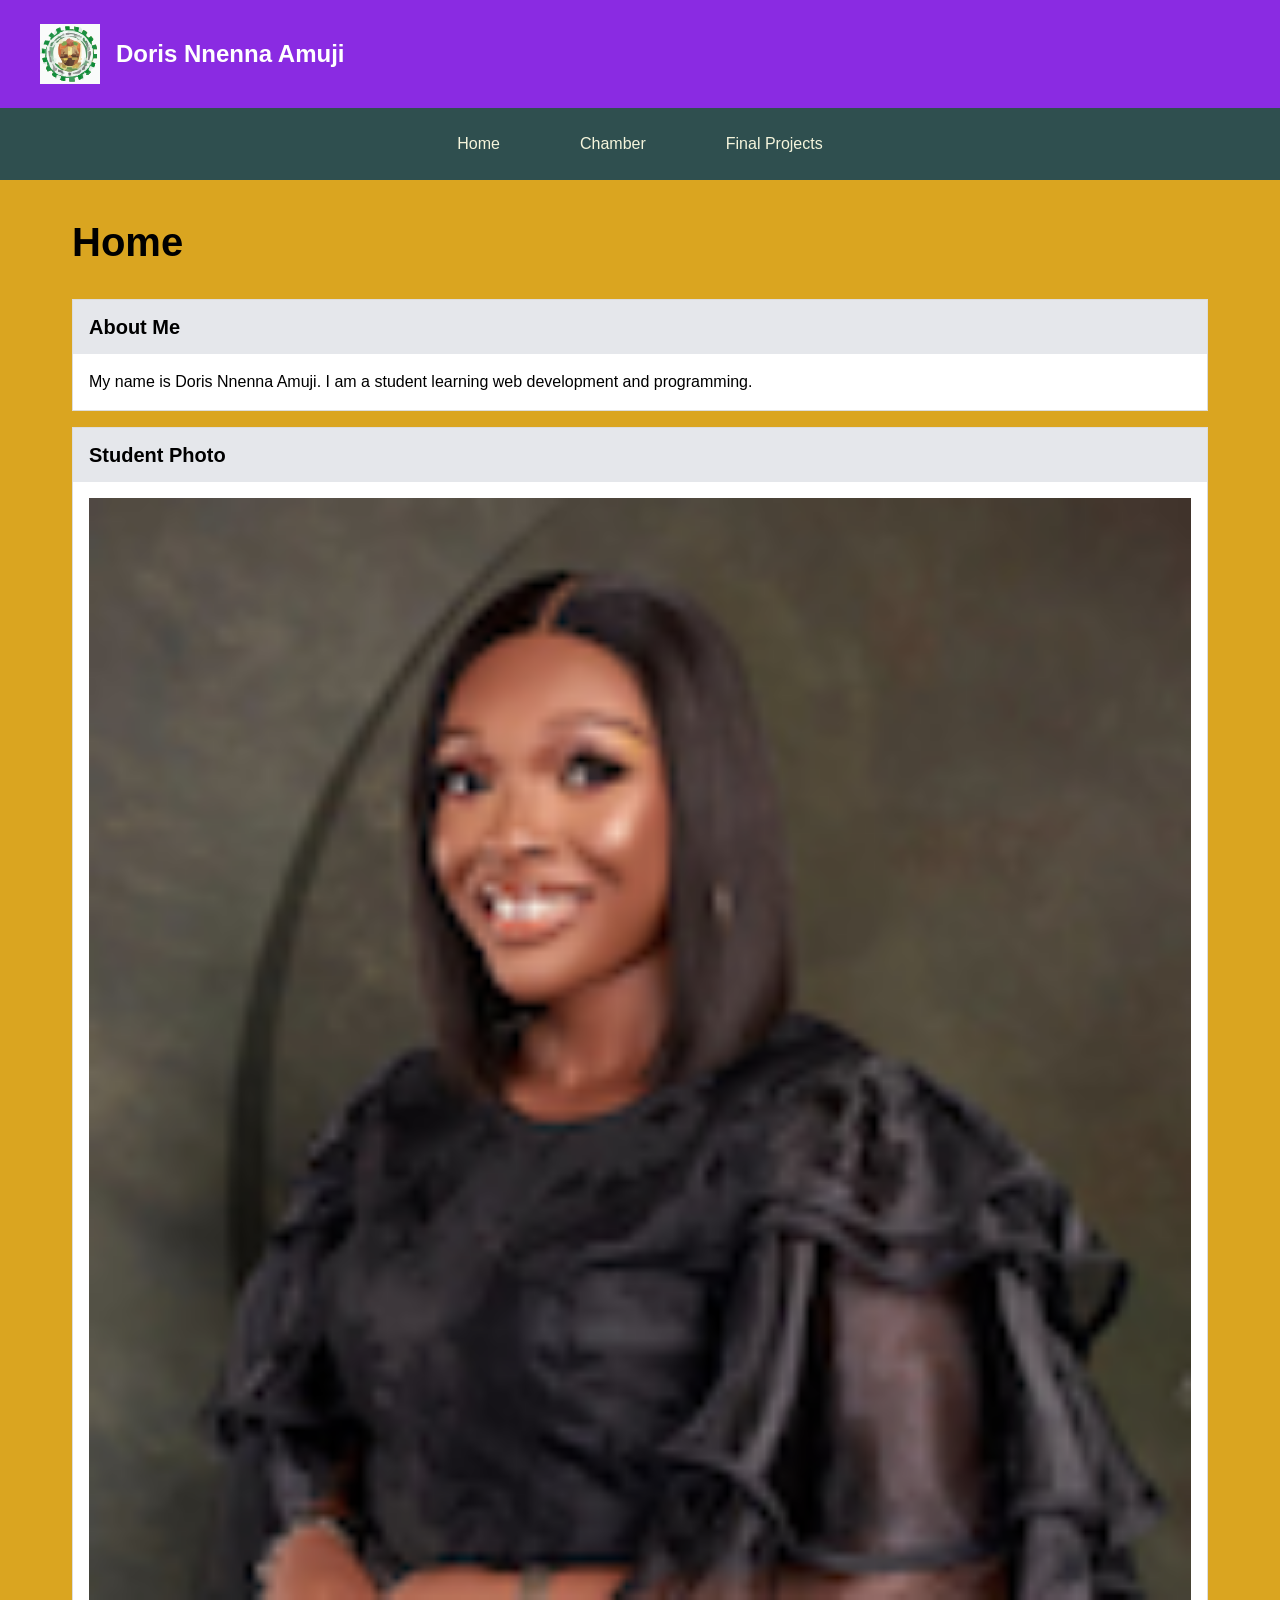
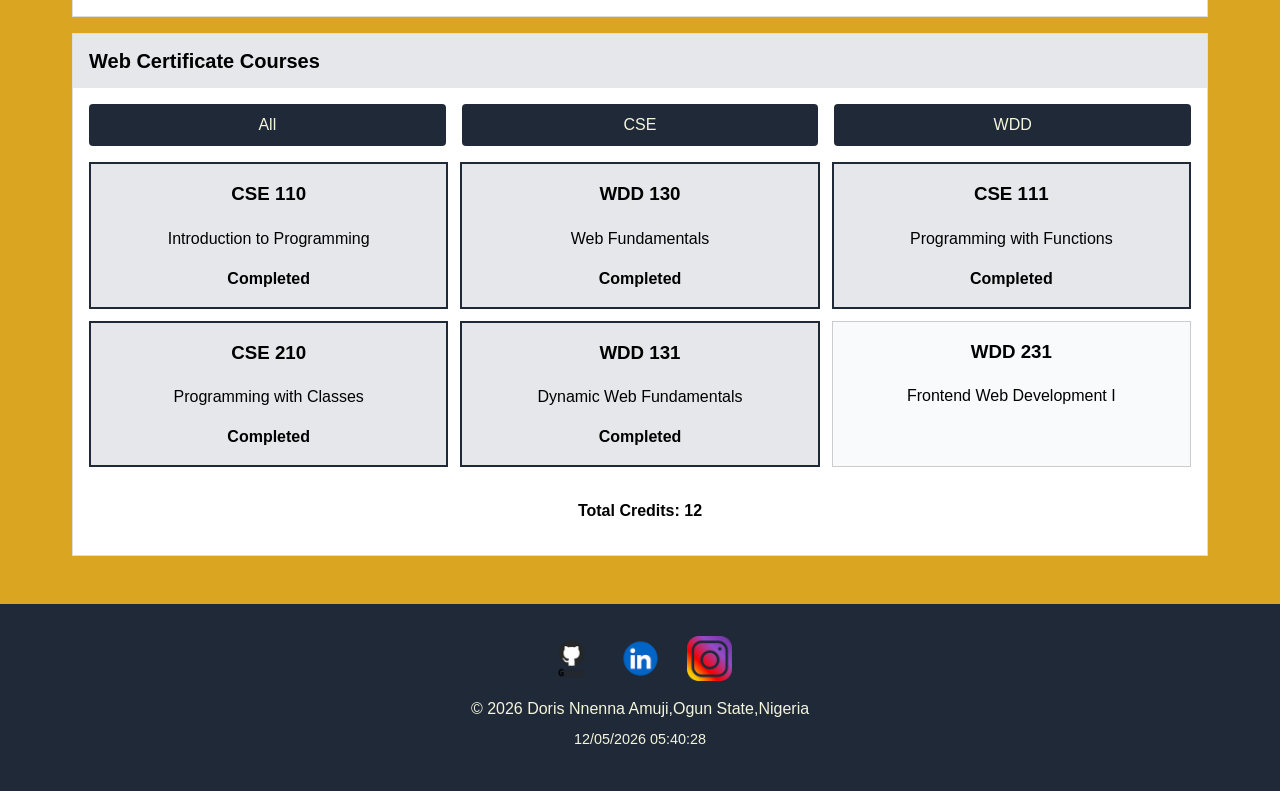
<file: index.html>
<!DOCTYPE html>
<html lang="en">

<head>
    <meta charset="UTF-8">
    <meta name="viewport" content="width=device-width, initial-scale=1.0">
    <meta name="description"
        content="Doris Nnenna Amuji's WDD231 course home page showcasing web development coursework and projects.">
    <meta name="author" content="Doris Nnenna Amuji">
    <title>WDD231|Home</title>

    <link rel="stylesheet" href="styles/small.css">
    <link rel="stylesheet" href="styles/larger.css">
    <link rel="preconnect" href="https://fonts.googleapis.com">
    <link rel="preconnect" href="https://fonts.gstatic.com" crossorigin>
    <link
        href="https://fonts.googleapis.com/css2?family=Inter:ital,opsz,wght@0,14..32,100..900;1,14..32,100..900&family=Roboto+Serif:ital,opsz,wght@0,8..144,100..900;1,8..144,100..900&family=Roboto:ital,wght@0,100..900;1,100..900&display=swap"
        rel="stylesheet">


    <script src="scripts/course.js" defer></script>
    <script src="scripts/date.js" defer></script>
    <script src="scripts/navigation.js" defer></script>


</head>


<body>
    <header>
        <div class="header-content">
            <img src="images/logo.svg" alt="Site logo">
            <span>Doris Nnenna Amuji</span>
            <button id="menu-button" aria-label="Open navigation menu">
                ☰
            </button>

        </div>
    </header>

    <nav id="navigation">
        <a href="index.html" class="active">Home</a>
        <a href="#">Chamber</a>
        <a href="final/index.html">Final Projects</a>
    </nav>

    <main>
        <h1>Home</h1>

        <section>
            <h2>About Me</h2>
            <p>My name is Doris Nnenna Amuji. I am a student learning web development and programming.</p>
        </section>

        <section>
            <h2>Student Photo</h2>
            <img src="images/student-photo.png" alt="Doris Nnenna Amuji">
        </section>
        <section>
            <h2>Web Certificate Courses</h2>
            <div class="course-buttons">
                <button id="all">All</button>
                <button id="cse">CSE</button>
                <button id="wdd">WDD</button>
            </div>

            <div id="course-container"></div>
            <p id="credits"></p>
        </section>

    </main>


    <footer>
        <div class="social-links">
            <a href="#" aria-label="Github">
                <img src="images/github.png" alt="Github">
            </a>

            <a href="#" aria-label="LinkedIn">
                <img src="images/linkedin.png" alt="LinkedIn">
            </a>

            <a href="#" aria-label="Instagram">
                <img src="images/gram.png" alt="Instagram">
            </a>
        </div>

        <p> &copy; <span id="currentyear"></span>
            Doris Nnenna Amuji,Ogun State,Nigeria</p>

        <p id="lastModified"></p>
    </footer>

</body>

</html>
</file>
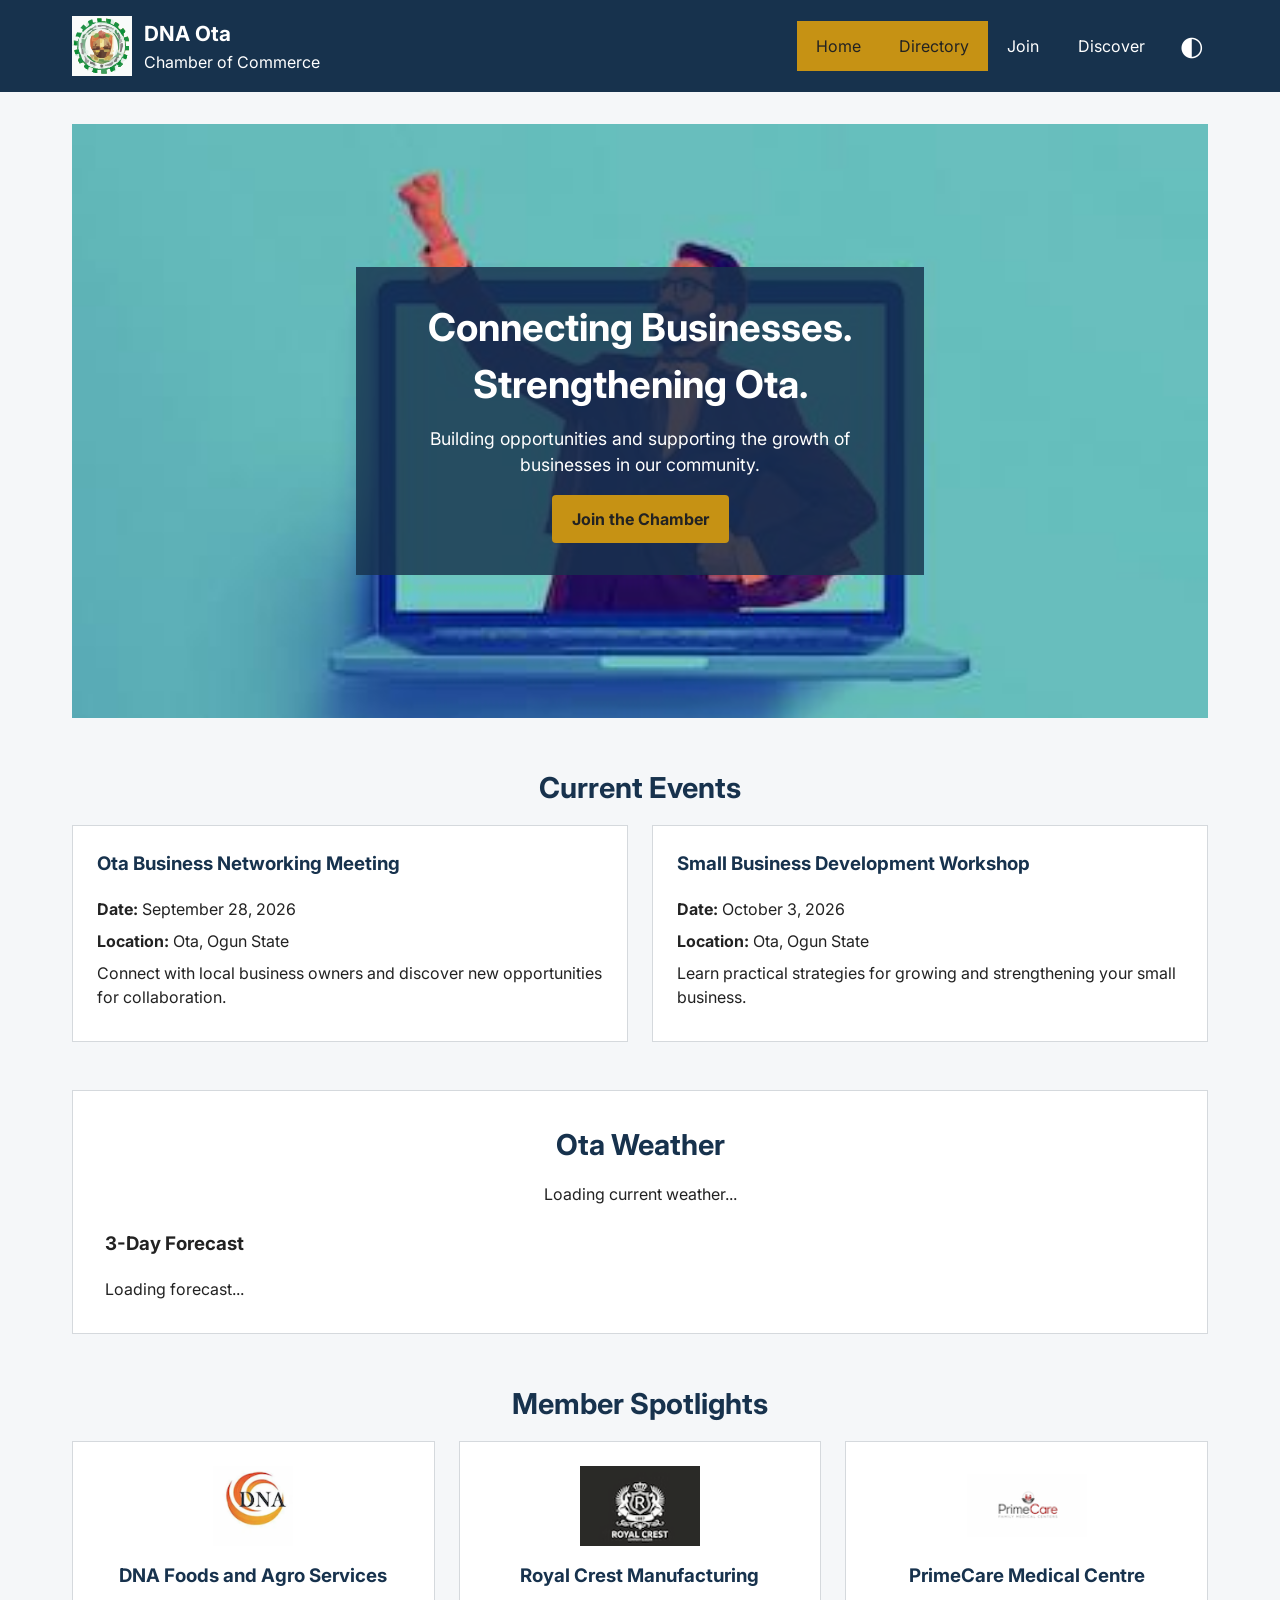
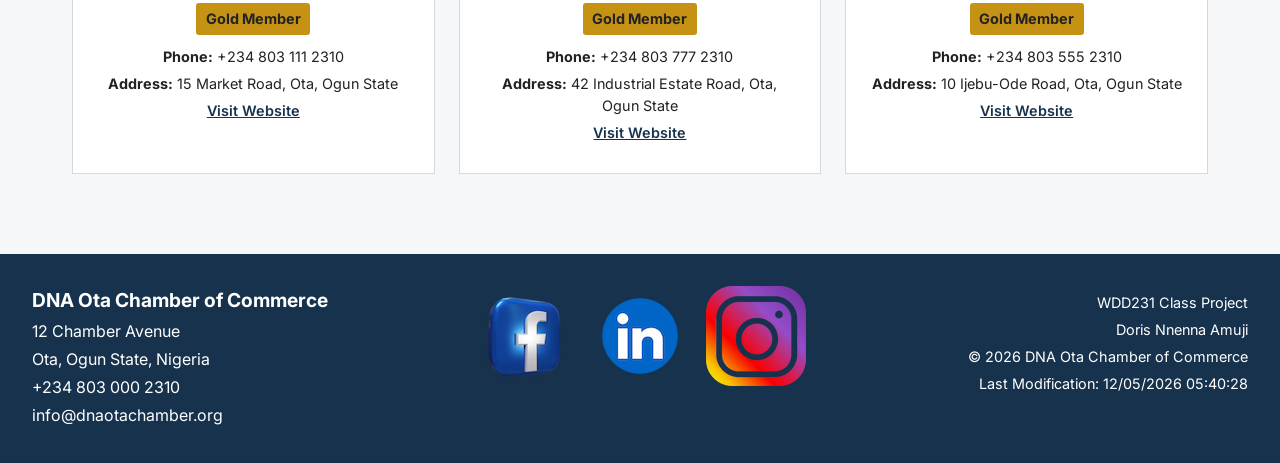
<file: chamber/index.html>
<!DOCTYPE html>
<html lang="en">

<head>
    <meta charset="UTF-8">
    <meta name="viewport" content="width=device-width, initial-scale=1.0">

    <meta name="description"
        content=" Welcome to the DNA Ota Chamber of Commerce, connecting businesses and strengthening the business community in Ota, Ogun State, Nigeria.">
    <meta name="author" content="Doris Nnenna Amuji">

    <meta property="og:title" content="DNA Ota Chamber of Commerce | Home">
    <meta property="og:description"
        content="Connect with businesses, discover local opportunities, and engage with the DNA Ota Chamber of Commerce.">
    <meta property="og:image" content="https://dorisnnenna.github.io/wdd231/chamber/images/logo-temp.svg">
    <meta property="og:url" content="https://dorisnnenna.github.io/wdd231/chamber/directory.html">
    <meta property="og:type" content="website">

    <title>DNA Ota Chamber of Commerce | Home</title>

    <link rel="icon" href="images/favicon.ico">

    <link rel="stylesheet" href="styles/normalize.css">
    <link rel="stylesheet" href="styles/small.css">
    <link rel="stylesheet" href="styles/larger.css">
    <link rel="preconnect" href="https://fonts.googleapis.com">
    <link rel="preconnect" href="https://fonts.gstatic.com" crossorigin>
    <link
        href="https://fonts.googleapis.com/css2?family=Inter:ital,opsz,wght@0,14..32,100..900;1,14..32,100..900&family=Roboto+Serif:ital,opsz,wght@0,8..144,100..900;1,8..144,100..900&family=Roboto:ital,wght@0,100..900;1,100..900&display=swap"
        rel="stylesheet">


    <script src="scripts/navigation.js" defer></script>
    <script src="scripts/home.js" defer></script>
    <script src="scripts/date.js" defer></script>
</head>

<body>

    <header>
        <div class="header-content">

            <img src="images/logo-temp.svg" alt="DNA Ota Chamber of Commerce logo">

            <div class="site-name">
                <span>DNA Ota</span>
                <span>Chamber of Commerce</span>
            </div>

            <nav id="navigation">
                <a href="index.html" class="active">Home</a>
                <a href="directory.html" class="active">Directory</a>
                <a href="join.html">Join</a>
                <a href="discover.html">Discover</a>
            </nav>

            <button id="theme-button" aria-label="Change color theme">
                ◐
            </button>

            <button id="menu-button" aria-label="Open navigation menu">
                ☰
            </button>

        </div>
    </header>

    <main>
        <!-- Hero Section -->
        <section class="hero"> <img src="images/heroimage.jpg" alt="Business community in Ota, Ogun State">
            <div class="hero-content">
                <h1>Connecting Businesses. Strengthening Ota.</h1>
                <p>Building opportunities and supporting the growth of businesses in our community.</p> <a href="join.html"
                    class="hero-button">Join the Chamber</a>
            </div>
        </section> <!-- Current Events Section -->
        <section class="home-section events-section">
            <h2>Current Events</h2>
            <div class="events-container">
                <article class="event-card">
                    <h3>Ota Business Networking Meeting</h3>
                    <p><strong>Date:</strong> September 28, 2026</p>
                    <p><strong>Location:</strong> Ota, Ogun State</p>
                    <p>Connect with local business owners and discover new opportunities for collaboration.</p>
                </article>
                <article class="event-card">
                    <h3>Small Business Development Workshop</h3>
                    <p><strong>Date:</strong> October 3, 2026</p>
                    <p><strong>Location:</strong> Ota, Ogun State</p>
                    <p>Learn practical strategies for growing and strengthening your small business.</p>
                </article>
            </div>
        </section> <!-- Weather Section -->
        <section class="home-section weather-section">
            <h2>Ota Weather</h2>
            <div id="weather-current">
                <p>Loading current weather...</p>
            </div>
            <h3>3-Day Forecast</h3>
            <div id="weather-forecast">
                <p>Loading forecast...</p>
            </div>
        </section> <!-- Member Spotlights Section -->
        <section class="home-section spotlight-section">
            <h2>Member Spotlights</h2>
            <div id="spotlight-container">
                <p>Loading member spotlights...</p>
            </div>
        </section>
    </main>

    <footer>

        <div class="footer-contact">
            <h2>DNA Ota Chamber of Commerce</h2>
            <p>12 Chamber Avenue</p>
            <p>Ota, Ogun State, Nigeria</p>
            <p>+234 803 000 2310</p>
            <p>info@dnaotachamber.org</p>
        </div>

        <div class="social-links">
            <a href="#" aria-label="Facebook">
                <img src="images/facebook.png" alt="facebook">

            </a>

            <a href="#" aria-label="LinkedIn">
                <img src="images/linkedin.png" alt="LinkedIn"></a>

            <a href="#" aria-label="Instagram">
                <img src="images/gram.png" alt="Instagram">

            </a>
        </div>

        <div class="footer-info">
            <p>WDD231 Class Project</p>
            <p>Doris Nnenna Amuji</p>
            <p>&copy; <span id="currentyear"></span> DNA Ota Chamber of Commerce</p>
            <p id="lastModified"></p>
        </div>

    </footer>

</body>

</html>
</file>
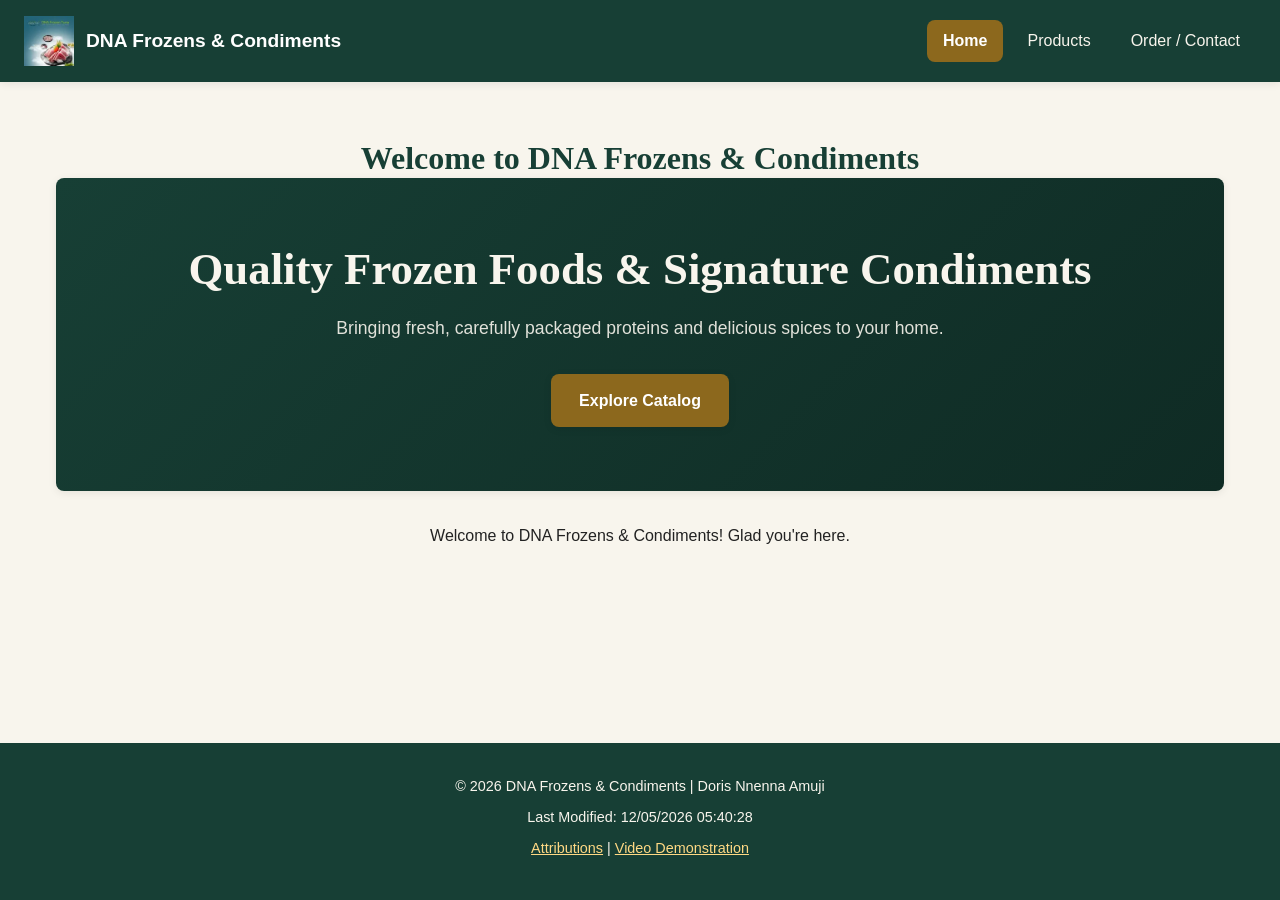
<file: final/index.html>
<!DOCTYPE html>
<html lang="en">

<head>
    <meta charset="UTF-8">
    <meta name="viewport" content="width=device-width, initial-scale=1.0">
    <title>DNA Frozens & Condiments | Fresh Frozen Foods & Spices</title>
    <meta name="description"
        content="Discover premium frozen foods, artisanal condiments, and natural spices delivered fresh to your door by DNA Frozens & Condiments.">
    <meta name="author" content="Doris Nnenna Amuji">

    <meta property="og:title" content="DNA Frozens & Condiments - Quality Frozen Foods">
    <meta property="og:description"
        content="Discover premium frozen foods, fresh spices, and quality condiments delivered right to your doorstep. Browse our fresh catalog today!">
    <meta property="og:image" content="https://dorisnnenna.github.io/wdd231/final/images/logo.webp">
    <meta property="og:url" content="https://dorisnnenna.github.io/wdd231/final/index.html">


    <link rel="preconnect" href="https://fonts.googleapis.com">
    <link rel="preconnect" href="https://fonts.gstatic.com" crossorigin>
    <link
        href="https://fonts.googleapis.com/css2?family=Inter:ital,opsz,wght@0,14..32,100..900;1,14..32,100..900&family=Roboto+Serif:ital,opsz,wght@0,8..144,100..900;1,8..144,100..900&family=Roboto:ital,wght@0,100..900;1,100..900&display=swap"
        rel="stylesheet">

    <link rel="icon" href="favicon.ico" type="image/x-icon">
    <link rel="stylesheet" href="styles/base.css">
    <link rel="stylesheet" href="styles/layout.css">
    <link rel="stylesheet" href="styles/components.css">
    <script type="module" src="scripts/main.js"></script>


</head>

<body>
    <header>
        <div class="logo-container">
            <img src="images/logo.webp" alt="DNA Frozens Logo" width="40" height="40">
            <span class="brand-title">DNA Frozens & Condiments</span>
        </div>
        <button id="menu-btn" aria-label="Toggle Navigation">&#9776;</button>
        <nav>
            <ul>
                <li><a href="index.html">Home</a></li>
                <li><a href="products.html">Products</a></li>
                <li><a href="contact.html">Order / Contact</a></li>
            </ul>
        </nav>
    </header>

    <main>
        <h1 class="main-heading">Welcome to DNA Frozens & Condiments</h1>

        <section class="hero">
            <h2>Quality Frozen Foods & Signature Condiments</h2>
            <p>Bringing fresh, carefully packaged proteins and delicious spices to your home.</p>
            <a href="products.html" class="hero-btn">Explore Catalog</a>
        </section>

        <div class="visit-info">
            <p id="visit-count">Welcome to our store!</p>
        </div>
    </main>

    <footer>
        <p>&copy; <span id="year"></span> DNA Frozens & Condiments | Doris Nnenna Amuji</p>
        <p class="footer-modified">Last Modified: <span id="last-modified"></span></p>
        <p class="footer-links">
            <a href="attributions.html">Attributions</a> |
            <a href="https://www.youtube.com/watch?v=BUa4QylPRnk" target="_blank" rel="noopener">Video Demonstration</a>
        </p>
    </footer>
</body>

</html>
</file>
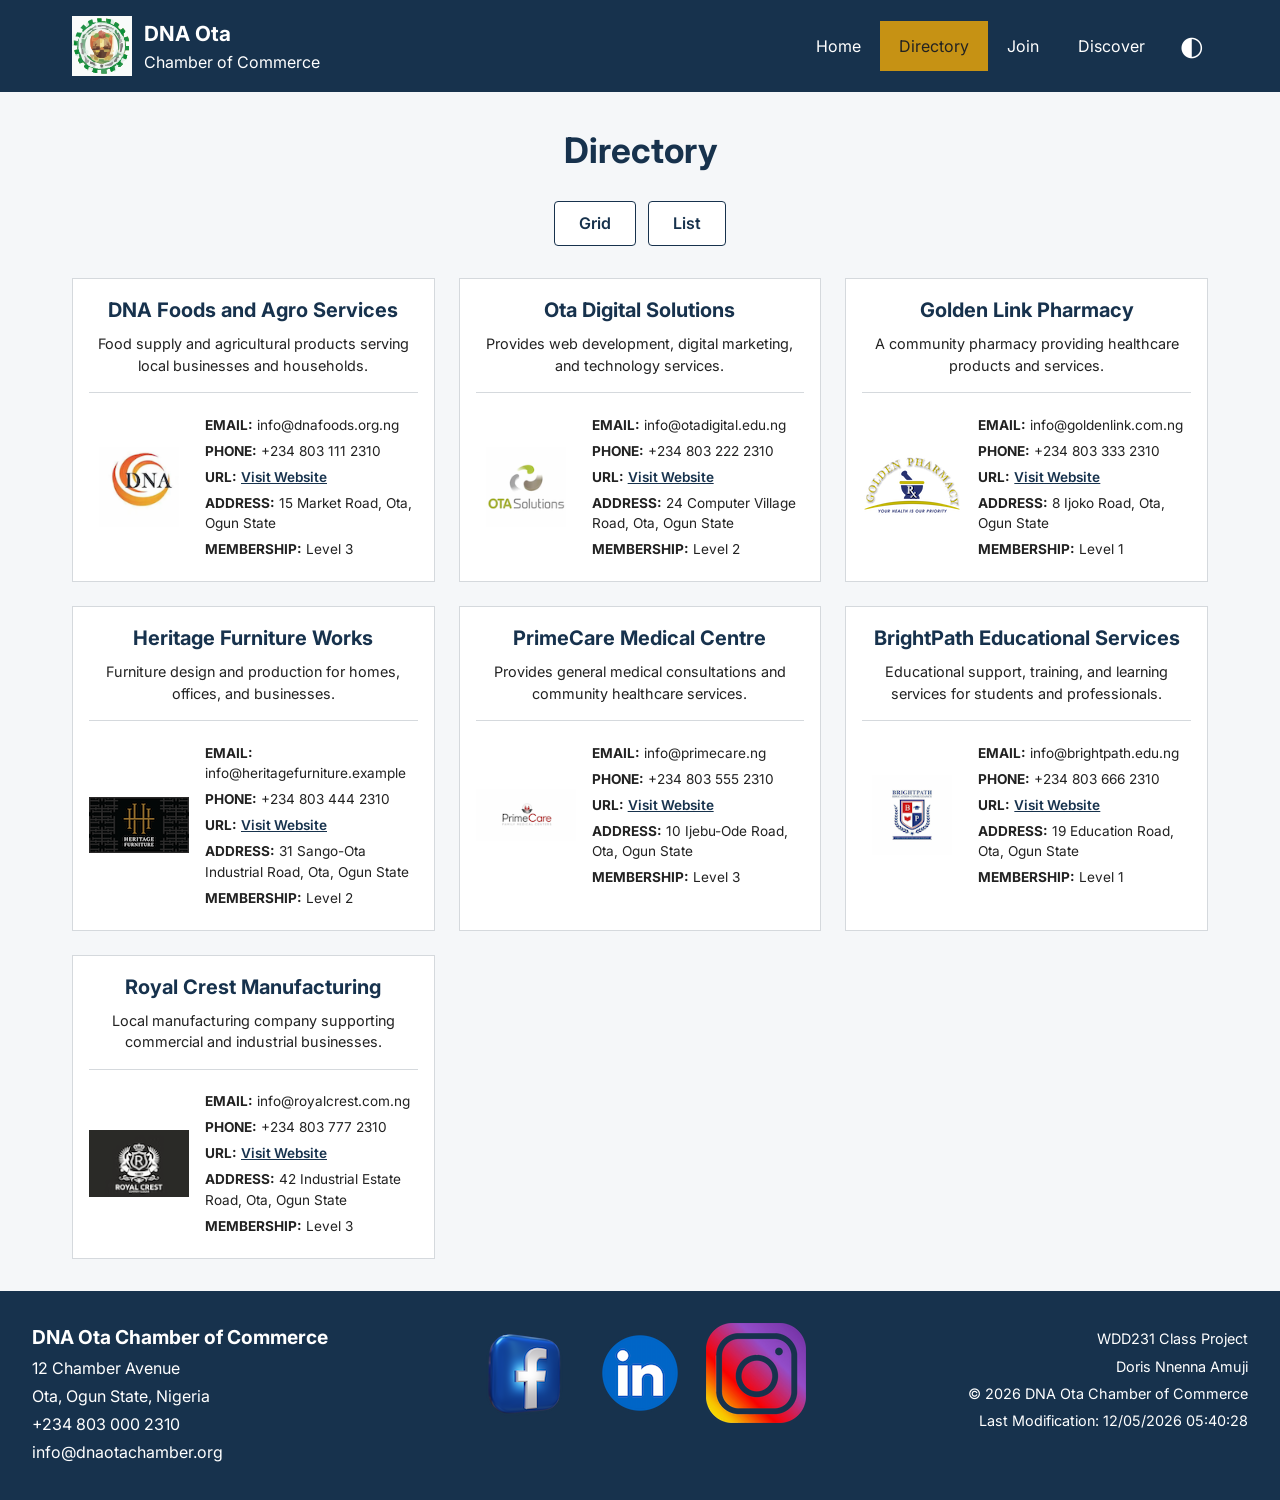
<file: chamber/directory.html>
<!DOCTYPE html>
<html lang="en">

<head>
    <meta charset="UTF-8">
    <meta name="viewport" content="width=device-width, initial-scale=1.0">

    <meta name="description"
        content="Explore the DNA Ota Chamber of Commerce business directory and discover local businesses and services in Ota, Ogun State, Nigeria.">
    <meta name="author" content="Doris Nnenna Amuji">

    <meta property="og:title" content="DNA Ota Chamber of Commerce | Directory">
    <meta property="og:description"
        content="Explore local businesses and services through the DNA Ota Chamber of Commerce directory.">
    <meta property="og:image" content="https://dorisnnenna.github.io/wdd231/chamber/images/logo-temp.svg">
    <meta property="og:url" content="https://dorisnnenna.github.io/wdd231/chamber/directory.html">
    <meta property="og:type" content="website">

    <title>DNA Ota Chamber of Commerce | Directory</title>

    <link rel="icon" href="images/favicon.ico">

    <link rel="stylesheet" href="styles/normalize.css">
    <link rel="stylesheet" href="styles/small.css">
    <link rel="stylesheet" href="styles/larger.css">
    <link rel="preconnect" href="https://fonts.googleapis.com">
    <link rel="preconnect" href="https://fonts.gstatic.com" crossorigin>
    <link
        href="https://fonts.googleapis.com/css2?family=Inter:ital,opsz,wght@0,14..32,100..900;1,14..32,100..900&family=Roboto+Serif:ital,opsz,wght@0,8..144,100..900;1,8..144,100..900&family=Roboto:ital,wght@0,100..900;1,100..900&display=swap"
        rel="stylesheet">


    <script src="scripts/navigation.js" defer></script>
    <script src="scripts/directory.js" defer></script>
    <script src="scripts/date.js" defer></script>
</head>

<body>

    <header>
        <div class="header-content">

            <img src="images/logo-temp.svg" alt="DNA Ota Chamber of Commerce logo">

            <div class="site-name">
                <span>DNA Ota</span>
                <span>Chamber of Commerce</span>
            </div>

            <nav id="navigation">
                <a href="index.html">Home</a>
                <a href="directory.html" class="active">Directory</a>
                <a href="join.html">Join</a>
                <a href="discover.html">Discover</a>
            </nav>

            <button id="theme-button" aria-label="Change color theme">
                ◐
            </button>

            <button id="menu-button" aria-label="Open navigation menu">
                ☰
            </button>

        </div>
    </header>

    <main>
        <h1>Directory</h1>

        <div class="view-buttons">
            <button id="grid-button">Grid</button>
            <button id="list-button">List</button>
        </div>

        <section id="member-directory">
            <!-- Member cards will be generated by JavaScript -->
        </section>
    </main>

    <footer>

        <div class="footer-contact">
            <h2>DNA Ota Chamber of Commerce</h2>
            <p>12 Chamber Avenue</p>
            <p>Ota, Ogun State, Nigeria</p>
            <p>+234 803 000 2310</p>
            <p>info@dnaotachamber.org</p>
        </div>

        <div class="social-links">
            <a href="#" aria-label="Facebook">
                <img src="images/facebook.png" alt="facebook">

            </a>

            <a href="#" aria-label="LinkedIn">
                <img src="images/linkedin.png" alt="LinkedIn"></a>

            <a href="#" aria-label="Instagram">
                <img src="images/gram.png" alt="Instagram">

            </a>
        </div>

        <div class="footer-info">
            <p>WDD231 Class Project</p>
            <p>Doris Nnenna Amuji</p>
            <p>&copy; <span id="currentyear"></span> DNA Ota Chamber of Commerce</p>
            <p id="lastModified"></p>
        </div>

    </footer>

</body>

</html>
</file>
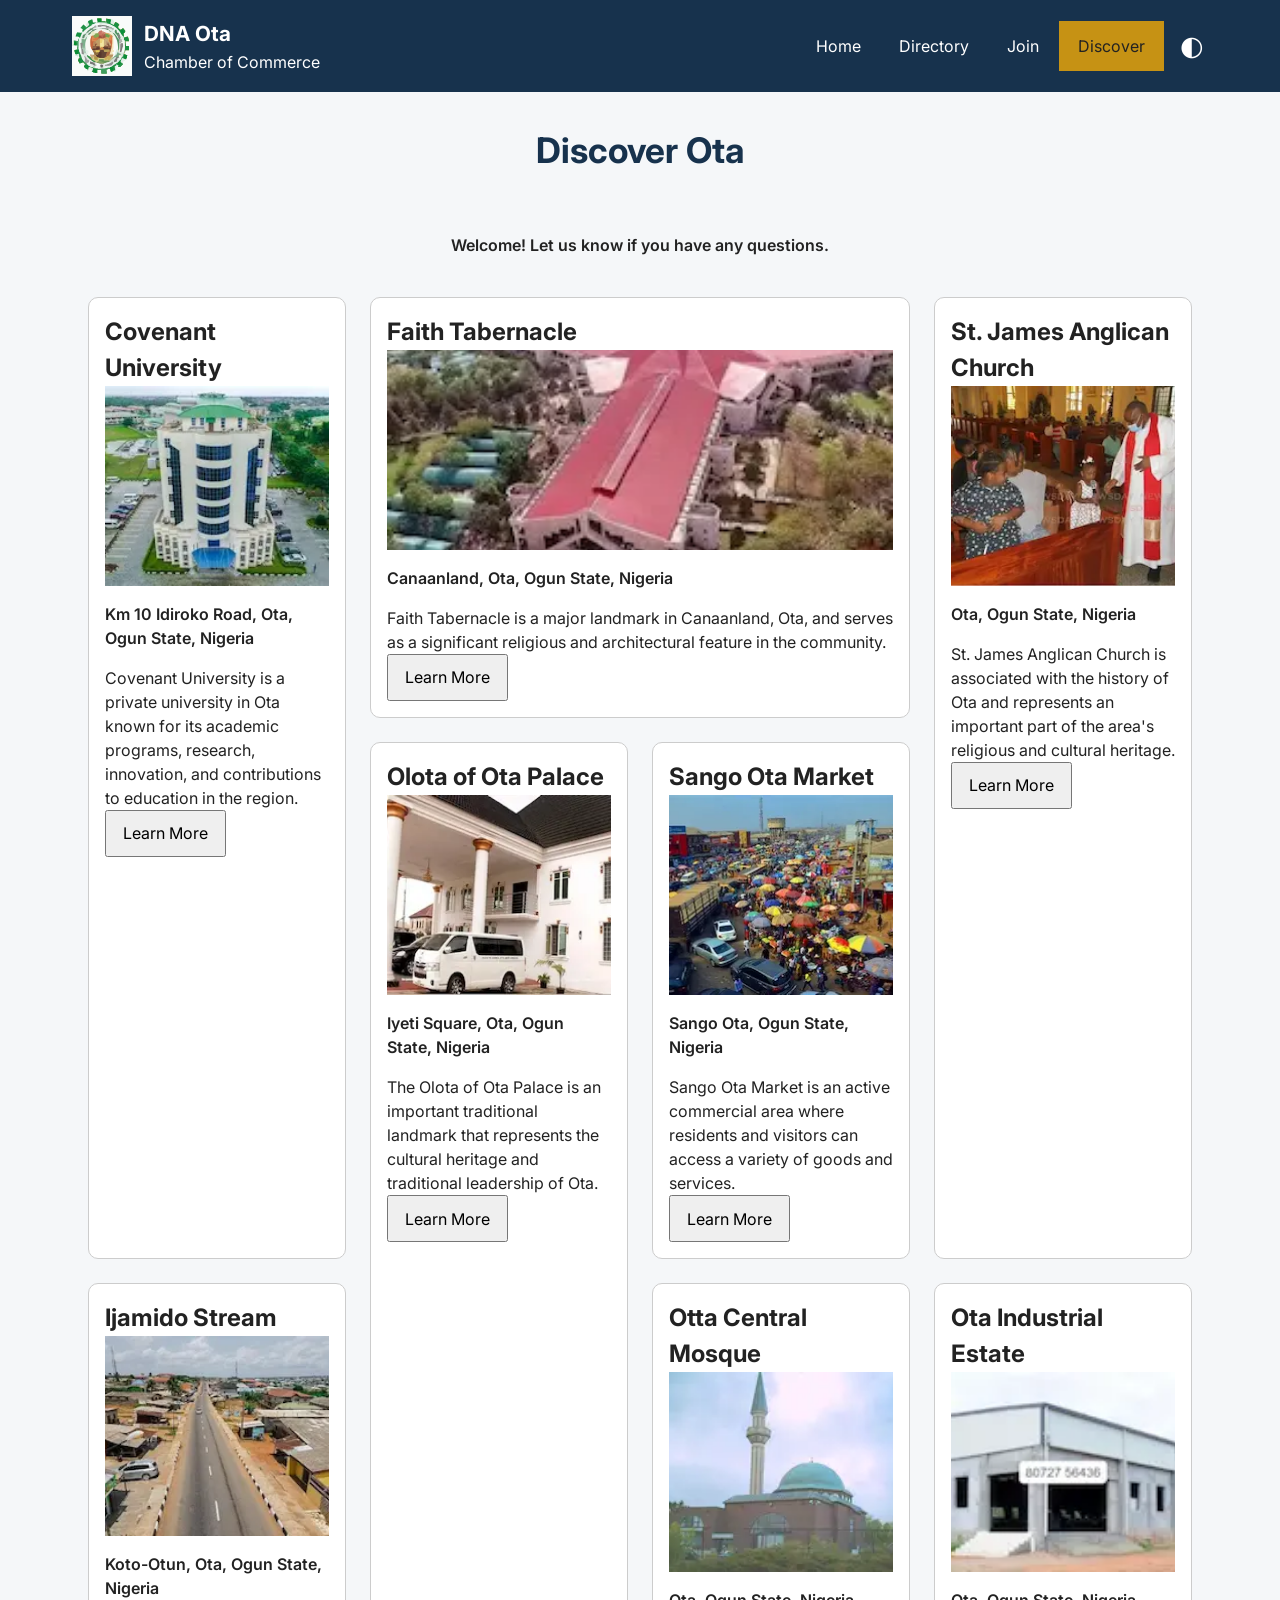
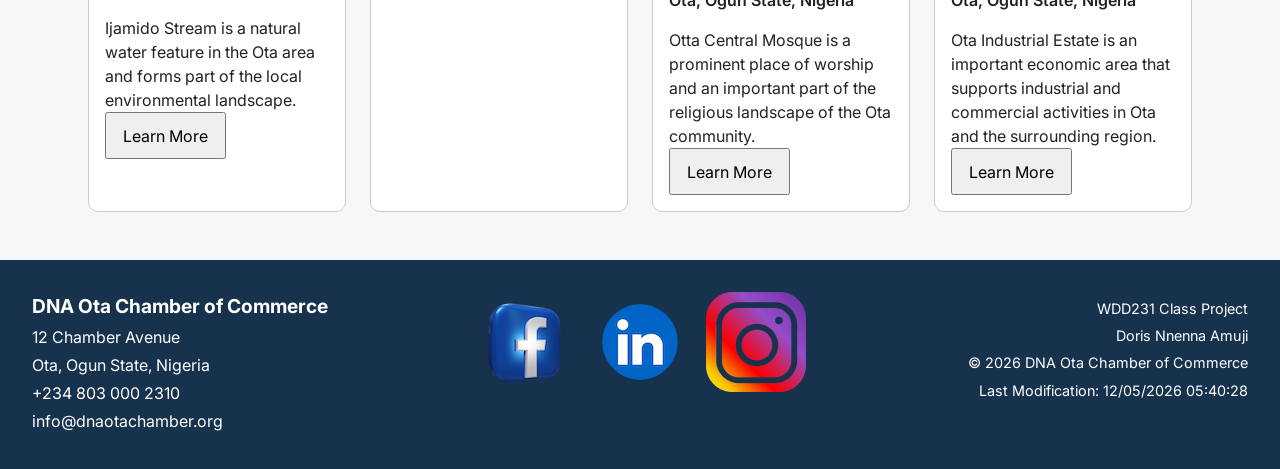
<file: chamber/discover.html>
<!DOCTYPE html>
<html lang="en">

<head>
    <meta charset="UTF-8">
    <meta name="viewport" content="width=device-width, initial-scale=1.0">

    <meta name="description"
        content="Discover attractions, landmarks, businesses, and community features in Ota, Ogun State, Nigeria.">
    <meta name="author" content="Doris Nnenna Amuji">

    <meta property="og:title" content="DNA Ota Chamber of Commerce | Discover">
    <meta property="og:description"
        content="Discover attractions, landmarks, and community features in Ota, Ogun State, Nigeria.">
    <meta property="og:image" content="https://dorisnnenna.github.io/wdd231/chamber/images/logo-temp.svg">
    <meta property="og:url" content="https://dorisnnenna.github.io/wdd231/chamber/discover.html">
    <meta property="og:type" content="website">

    <title>DNA Ota Chamber of Commerce | Discover</title>

    <link rel="icon" href="images/favicon.ico">

    <link rel="stylesheet" href="styles/normalize.css">
    <link rel="stylesheet" href="styles/small.css">
    <link rel="stylesheet" href="styles/larger.css">
    <link rel="preconnect" href="https://fonts.googleapis.com">
    <link rel="preconnect" href="https://fonts.gstatic.com" crossorigin>
    <link
        href="https://fonts.googleapis.com/css2?family=Inter:ital,opsz,wght@0,14..32,100..900;1,14..32,100..900&family=Roboto+Serif:ital,opsz,wght@0,8..144,100..900;1,8..144,100..900&family=Roboto:ital,wght@0,100..900;1,100..900&display=swap"
        rel="stylesheet">


    <script src="scripts/navigation.js" defer></script>
    <script src="scripts/date.js" defer></script>
    <script src="scripts/discover.js" type="module"></script>
</head>

<body>

    <header>
        <div class="header-content">

            <img src="images/logo-temp.svg" alt="DNA Ota Chamber of Commerce logo">

            <div class="site-name">
                <span>DNA Ota</span>
                <span>Chamber of Commerce</span>
            </div>

            <nav id="navigation">
                <a href="index.html">Home</a>
                <a href="directory.html">Directory</a>
                <a href="join.html">Join</a>
                <a href="discover.html" class="active">Discover</a>
            </nav>

            <button id="theme-button" aria-label="Change color theme">
                ◐
            </button>

            <button id="menu-button" aria-label="Open navigation menu">
                ☰
            </button>

        </div>
    </header>

    <main>
        <h1>Discover Ota</h1>
    
        <div class="discover-layout">
            <div id="visitor-message" class="visitor-message"></div>
            <div id="discover-cards"></div>
        </div>
    </main>

    <footer>

        <div class="footer-contact">
            <h2>DNA Ota Chamber of Commerce</h2>
            <p>12 Chamber Avenue</p>
            <p>Ota, Ogun State, Nigeria</p>
            <p>+234 803 000 2310</p>
            <p>info@dnaotachamber.org</p>
        </div>

        <div class="social-links">
            <a href="#" aria-label="Facebook">
                <img src="images/facebook.png" alt="facebook">

            </a>

            <a href="#" aria-label="LinkedIn">
                <img src="images/linkedin.png" alt="LinkedIn"></a>

            <a href="#" aria-label="Instagram">
                <img src="images/gram.png" alt="Instagram">

            </a>
        </div>

        <div class="footer-info">
            <p>WDD231 Class Project</p>
            <p>Doris Nnenna Amuji</p>
            <p>&copy; <span id="currentyear"></span> DNA Ota Chamber of Commerce</p>
            <p id="lastModified"></p>
        </div>

    </footer>

</body>

</html>
</file>
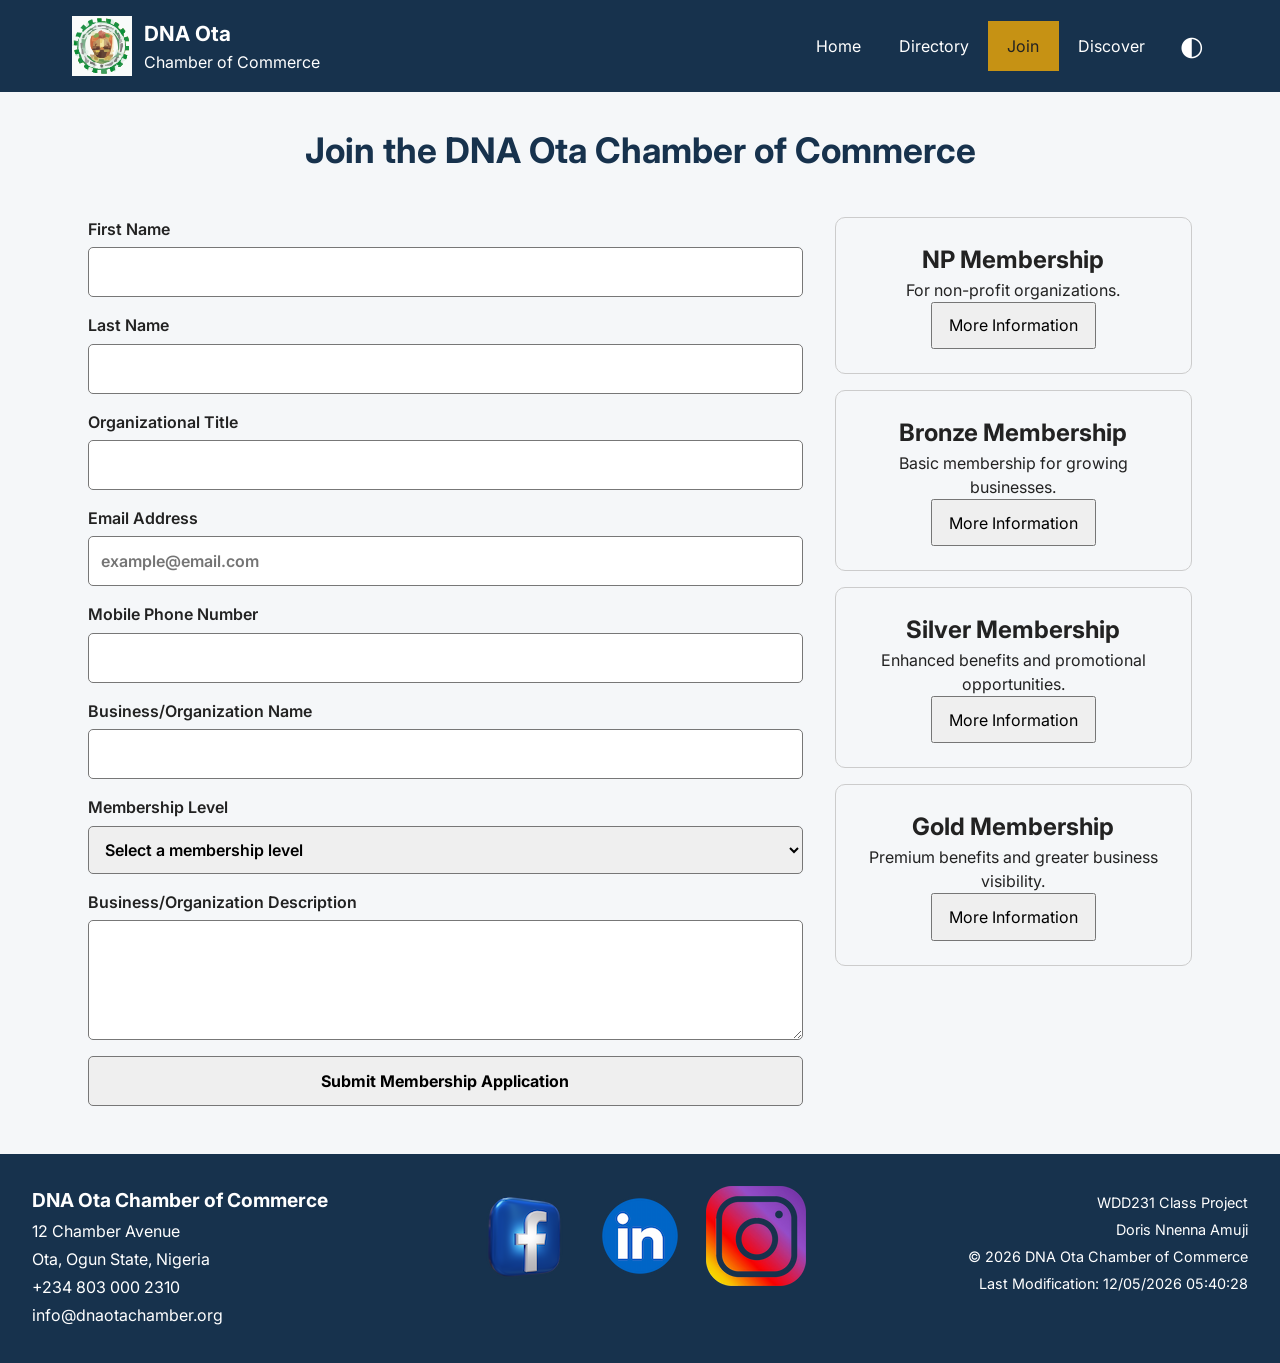
<file: chamber/join.html>
<!DOCTYPE html>
<html lang="en">

<head>
    <meta charset="UTF-8">
    <meta name="viewport" content="width=device-width, initial-scale=1.0">

    <meta name="description"
        content="Join the DNA Ota Chamber of Commerce and connect with businesses and organizations in Ota, Ogun State,Nigeria.">
    <meta name="author" content="Doris Nnenna Amuji">

    <meta property="og:title" content="DNA Ota Chamber of Commerce | Join">
    <meta property="og:description"
        content="Join the DNA Ota Chamber of Commerce and connect with businesses and organizations in Ota, Ogun State,Nigeria.">
    <meta property="og:image" content="https://dorisnnenna.github.io/wdd231/chamber/images/logo-temp.svg">
    <meta property="og:url" content="https://dorisnnenna.github.io/wdd231/chamber/join.html">
    <meta property="og:type" content="website">

    <title>DNA Ota Chamber of Commerce | Join</title>

    <link rel="icon" href="images/favicon.ico">

    <link rel="stylesheet" href="styles/normalize.css">
    <link rel="stylesheet" href="styles/small.css">
    <link rel="stylesheet" href="styles/larger.css">
    <link rel="preconnect" href="https://fonts.googleapis.com">
    <link rel="preconnect" href="https://fonts.gstatic.com" crossorigin>
    <link
        href="https://fonts.googleapis.com/css2?family=Inter:ital,opsz,wght@0,14..32,100..900;1,14..32,100..900&family=Roboto+Serif:ital,opsz,wght@0,8..144,100..900;1,8..144,100..900&family=Roboto:ital,wght@0,100..900;1,100..900&display=swap"
        rel="stylesheet">


    <script src="scripts/navigation.js" defer></script>
    <script src="scripts/date.js" defer></script>
    <script src="scripts/join.js" defer></script>
</head>

<body>

    <header>
        <div class="header-content">

            <img src="images/logo-temp.svg" alt="DNA Ota Chamber of Commerce logo">

            <div class="site-name">
                <span>DNA Ota</span>
                <span>Chamber of Commerce</span>
            </div>

            <nav id="navigation">
                <a href="index.html">Home</a>
                <a href="directory.html">Directory</a>
                <a href="join.html" class="active">Join</a>
                <a href="discover.html">Discover</a>
            </nav>

            <button id="theme-button" aria-label="Change color theme">
                ◐
            </button>

            <button id="menu-button" aria-label="Open navigation menu">
                ☰
            </button>

        </div>
    </header>

    <main>
        <h1>Join the DNA Ota Chamber of Commerce</h1>

        <section class="join-layout">

            <form method="get" action="thankyou.html" class="membership-form">

                <label>
                    First Name
                    <input type="text" name="firstName" title="Enter your first name" autocomplete="given-name"
                        required>
                </label>

                <label>
                    Last Name
                    <input type="text" name="lastName" title="Enter your last name" autocomplete="family-name" required>
                </label>

                <label>
                    Organizational Title
                    <input type="text" name="organizationTitle" title="Enter your organizational title"
                        autocomplete="organization-title" pattern="[A-Za-zÀ-ÿ -]{7,}" required>
                </label>

                <label>
                    Email Address
                    <input type="email" name="email" title="Enter your email address" autocomplete="email"
                        placeholder="example@email.com" required>
                </label>

                <label>
                    Mobile Phone Number
                    <input type="tel" name="phone" title="Enter your mobile phone number" autocomplete="tel" required>
                </label>

                <label>
                    Business/Organization Name
                    <input type="text" name="organization" title="Enter your business or organization name"
                        autocomplete="organization" required>
                </label>

                <label>
                    Membership Level
                    <select name="membershipLevel" title="Select a membership level" autocomplete="off" required>
                        <option value="">Select a membership level</option>
                        <option value="np">NP Membership</option>
                        <option value="bronze">Bronze Membership</option>
                        <option value="silver">Silver Membership</option>
                        <option value="gold">Gold Membership</option>
                    </select>
                </label>

                <label>
                    Business/Organization Description
                    <textarea name="description" title="Describe your business or organization"
                        autocomplete="off"></textarea>
                </label>

                <input type="hidden" name="timestamp" id="timestamp">

                <input type="submit" value="Submit Membership Application">

            </form>

            <div class="membership-cards">

                <article class="membership-card">
                    <h2>NP Membership</h2>
                    <p>For non-profit organizations.</p>
                    <button type="button" class="modal-button" data-modal="np-modal">
                        More Information
                    </button>
                </article>

                <article class="membership-card">
                    <h2>Bronze Membership</h2>
                    <p>Basic membership for growing businesses.</p>
                    <button type="button" class="modal-button" data-modal="bronze-modal">
                        More Information
                    </button>
                </article>

                <article class="membership-card">
                    <h2>Silver Membership</h2>
                    <p>Enhanced benefits and promotional opportunities.</p>
                    <button type="button" class="modal-button" data-modal="silver-modal">
                        More Information
                    </button>
                </article>

                <article class="membership-card">
                    <h2>Gold Membership</h2>
                    <p>Premium benefits and greater business visibility.</p>
                    <button type="button" class="modal-button" data-modal="gold-modal">
                        More Information
                    </button>
                </article>

            </div>

            <dialog id="np-modal">
                <h2>NP Membership</h2>
                <p><strong>Cost:</strong> No fee</p>
                <p>Benefits include:</p>
                <ul>
                    <li>Access to chamber networking events</li>
                    <li>Community support and resources</li>
                    <li>Opportunities to connect with other organizations</li>
                </ul>
                <button type="button" class="close-modal">Close</button>
            </dialog>

            <dialog id="bronze-modal">
                <h2>Bronze Membership</h2>
                <p><strong>Cost:</strong> ₦25,000 per year</p>
                <p>Benefits include:</p>
                <ul>
                    <li>Access to chamber networking events</li>
                    <li>Business training opportunities</li>
                    <li>Member directory listing</li>
                </ul>
                <button type="button" class="close-modal">Close</button>
            </dialog>

            <dialog id="silver-modal">
                <h2>Silver Membership</h2>
                <p><strong>Cost:</strong> ₦50,000 per year</p>
                <p>Benefits include:</p>
                <ul>
                    <li>All Bronze membership benefits</li>
                    <li>Discounts on selected chamber events</li>
                    <li>Additional business promotion opportunities</li>
                    <li>Priority networking opportunities</li>
                </ul>
                <button type="button" class="close-modal">Close</button>
            </dialog>

            <dialog id="gold-modal">
                <h2>Gold Membership</h2>
                <p><strong>Cost:</strong> ₦100,000 per year</p>
                <p>Benefits include:</p>
                <ul>
                    <li>All Silver membership benefits</li>
                    <li>Enhanced business advertising opportunities</li>
                    <li>Priority event participation</li>
                    <li>Opportunity for business spotlight promotion</li>
                    <li>Premium networking opportunities</li>
                </ul>
                <button type="button" class="close-modal">Close</button>
            </dialog>


        </section>

    </main>

    <footer>

        <div class="footer-contact">
            <h2>DNA Ota Chamber of Commerce</h2>
            <p>12 Chamber Avenue</p>
            <p>Ota, Ogun State, Nigeria</p>
            <p>+234 803 000 2310</p>
            <p>info@dnaotachamber.org</p>
        </div>

        <div class="social-links">
            <a href="#" aria-label="Facebook">
                <img src="images/facebook.png" alt="facebook">

            </a>

            <a href="#" aria-label="LinkedIn">
                <img src="images/linkedin.png" alt="LinkedIn"></a>

            <a href="#" aria-label="Instagram">
                <img src="images/gram.png" alt="Instagram">

            </a>
        </div>

        <div class="footer-info">
            <p>WDD231 Class Project</p>
            <p>Doris Nnenna Amuji</p>
            <p>&copy; <span id="currentyear"></span> DNA Ota Chamber of Commerce</p>
            <p id="lastModified"></p>
        </div>

    </footer>

</body>

</html>
</file>
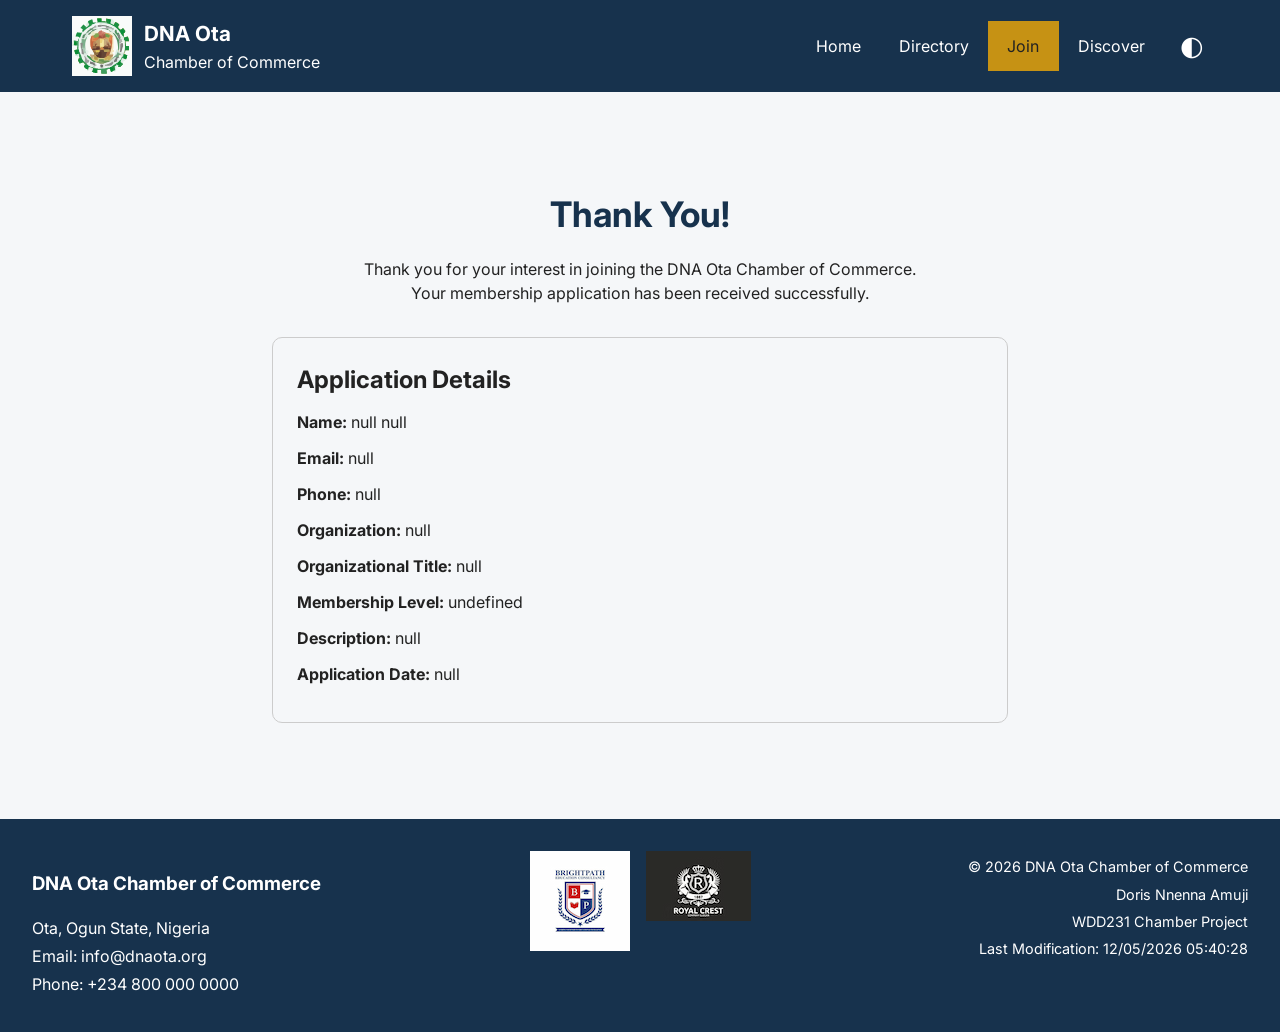
<file: chamber/thankyou.html>
<!DOCTYPE html>
<html lang="en">

<head>
    <meta charset="UTF-8">
    <meta name="viewport" content="width=device-width, initial-scale=1.0">

    <meta name="description" content="Thank you for joining the DNA Ota Chamber of Commerce.">
    <meta name="author" content="Doris Nnenna Amuji">

    <meta property="og:title" content="DNA Ota Chamber of Commerce | Thank You">
    <meta property="og:description" content="Thank you for joining the DNA Ota Chamber of Commerce.">
    <meta property="og:image" content="https://dorisnnenna.github.io/wdd231/chamber/images/logo-temp.svg">
    <meta property="og:url" content="https://dorisnnenna.github.io/wdd231/chamber/thankyou.html">
    <meta property="og:type" content="website">

    <title>DNA Ota Chamber of Commerce | Thank You</title>

    <link rel="icon" href="images/favicon.ico">
    <link rel="stylesheet" href="styles/normalize.css">
    <link rel="stylesheet" href="styles/small.css">
    <link rel="stylesheet" href="styles/larger.css">

    <link rel="preconnect" href="https://fonts.googleapis.com">
    <link rel="preconnect" href="https://fonts.gstatic.com" crossorigin>
    <link
        href="https://fonts.googleapis.com/css2?family=Inter:ital,opsz,wght@0,14..32,100..900;1,100..900&family=Roboto+Serif:ital,opsz,wght@0,14..32,100..900;1,100..900&family=Roboto:ital,wght@0,100..900;1,100..900&display=swap"
        rel="stylesheet">
</head>

<body>

    <header>
        <div class="header-content">
            <img src="images/logo-temp.svg" alt="DNA Ota Chamber of Commerce logo">

            <div class="site-name">
                <span>DNA Ota</span>
                <span>Chamber of Commerce</span>
            </div>

            <nav id="navigation">
                <a href="index.html">Home</a>
                <a href="directory.html">Directory</a>
                <a href="join.html" class="active">Join</a>
                <a href="discover.html">Discover</a>
            </nav>

            <button id="theme-button" aria-label="Change color theme">◐</button>
            <button id="menu-button" aria-label="Open navigation menu">☰</button>
        </div>
    </header>

    <main>
        <section class="thank-you">
            <h1>Thank You!</h1>

            <p>
                Thank you for your interest in joining the DNA Ota Chamber of Commerce.
            </p>

            <p>
                Your membership application has been received successfully.
            </p>

            <div id="submitted-data"></div>
        </section>
    </main>

    <footer>
        <div class="footer-contact">
            <h3>DNA Ota Chamber of Commerce</h3>
            <p>Ota, Ogun State, Nigeria</p>
            <p>Email: info@dnaota.org</p>
            <p>Phone: +234 800 000 0000</p>
        </div>

        <div class="social-links">
            <a href="#" aria-label="Facebook">
                <img src="images/bright-img.png" alt="Facebook">
            </a>

            <a href="#" aria-label="Twitter">
                <img src="images/crest-img.png" alt="Twitter">
            </a>
        </div>

        <div class="footer-info">
            <p>&copy; <span id="currentyear"></span> DNA Ota Chamber of Commerce</p>
            <p>Doris Nnenna Amuji</p>
            <p>WDD231 Chamber Project</p>
            <p id="lastModified"></p>
        </div>
    </footer>

    <script src="scripts/navigation.js" defer></script>
    <script src="scripts/date.js" defer></script>
    <script src="scripts/thankyou.js" defer></script>
</body>

</html>
</file>
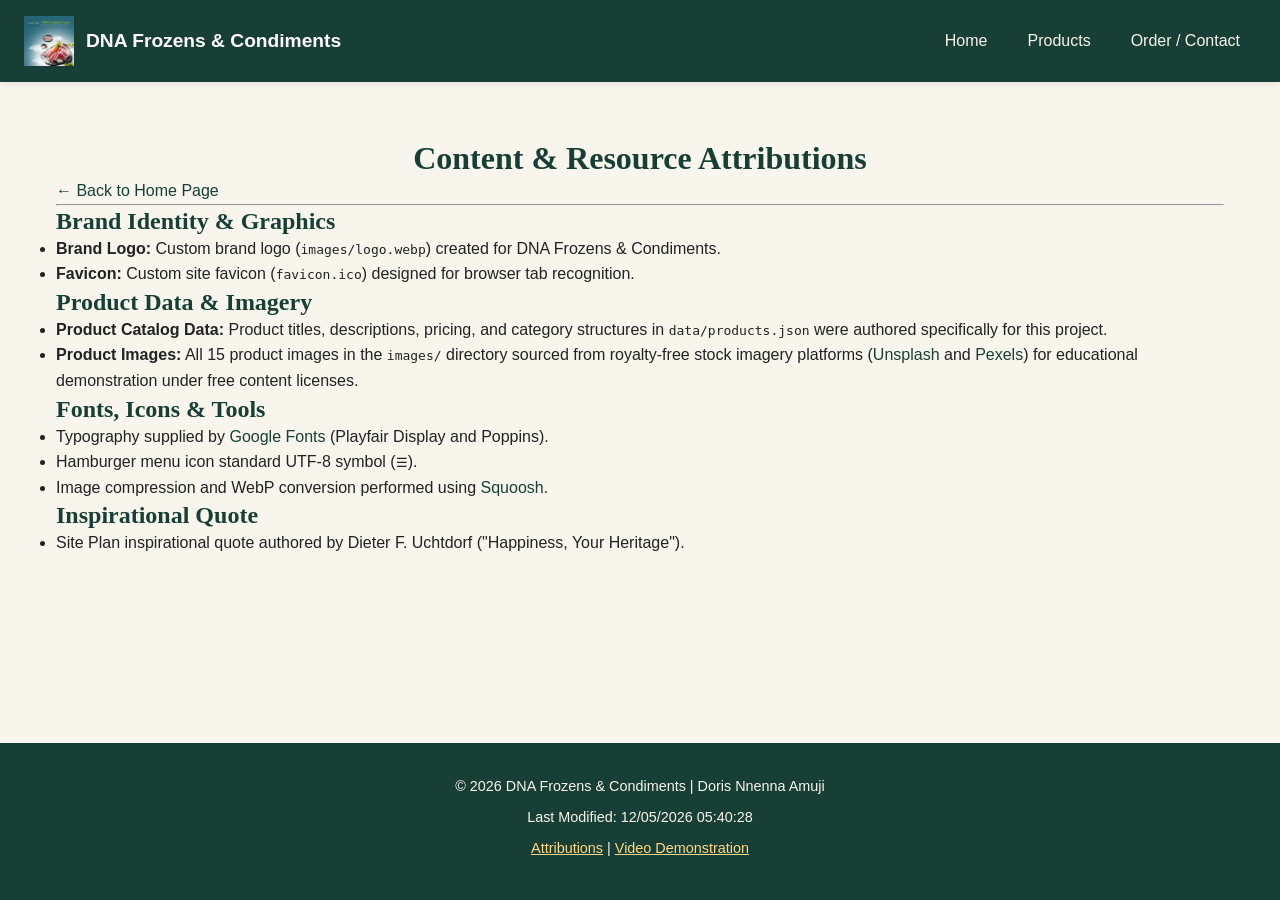
<file: final/attributions.html>
<!DOCTYPE html>
<html lang="en">

<head>
    <meta charset="UTF-8">
    <meta name="viewport" content="width=device-width, initial-scale=1.0">
    <meta name="description"
        content="Attributions and references for images, fonts, and resources used in the DNA Frozens & Condiments project.">
    <meta name="author" content="Doris Nnenna Amuji">
    <title>Attributions | DNA Frozens & Condiments</title>

    <!-- Open Graph / Social Media Meta Tags -->
    <meta property="og:title" content="Attributions - DNA Frozens & Condiments">
    <meta property="og:description"
        content="View citations and acknowledgments for resources used in the DNA Frozens & Condiments project.">
    <meta property="og:image" content="https://dorisnnenna.github.io/wdd231/final/images/logo.webp">
    <meta property="og:url" content="https://dorisnnenna.github.io/wdd231/final/attributions.html">

    <link rel="preconnect" href="https://fonts.googleapis.com">
    <link rel="preconnect" href="https://fonts.gstatic.com" crossorigin>
    <link
        href="https://fonts.googleapis.com/css2?family=Inter:ital,opsz,wght@0,14..32,100..900;1,14..32,100..900&family=Roboto+Serif:ital,opsz,wght@0,8..144,100..900;1,8..144,100..900&family=Roboto:ital,wght@0,100..900;1,100..900&display=swap"
        rel="stylesheet">

    <link rel="icon" href="favicon.ico" type="image/x-icon">
    <link rel="stylesheet" href="styles/base.css">
    <link rel="stylesheet" href="styles/layout.css">
    <script type="module" src="scripts/main.js"></script>
</head>

<body>
    <header>
        <div class="logo-container">
            <img src="images/logo.webp" alt="DNA Frozens Logo" width="40" height="40">
            <span class="brand-title">DNA Frozens & Condiments</span>
        </div>
        <button id="menu-btn" aria-label="Toggle Navigation">&#9776;</button>
        <nav>
            <ul>
                <li><a href="index.html">Home</a></li>
                <li><a href="products.html">Products</a></li>
                <li><a href="contact.html">Order / Contact</a></li>
            </ul>
        </nav>
    </header>

    <main>
        <h1 class="main-heading">Content & Resource Attributions</h1>
        <p><a href="index.html">&larr; Back to Home Page</a></p>

        <hr>

        <section class="attribution-section">
            <h2>Brand Identity & Graphics</h2>
            <ul>
                <li><strong>Brand Logo:</strong> Custom brand logo (<code>images/logo.webp</code>) created for DNA
                    Frozens & Condiments.</li>
                <li><strong>Favicon:</strong> Custom site favicon (<code>favicon.ico</code>) designed for browser tab
                    recognition.</li>
            </ul>
        </section>

        <section class="attribution-section">
            <h2>Product Data & Imagery</h2>
            <ul>
                <li><strong>Product Catalog Data:</strong> Product titles, descriptions, pricing, and category
                    structures in <code>data/products.json</code> were authored specifically for this project.</li>
                <li><strong>Product Images:</strong> All 15 product images in the <code>images/</code> directory sourced
                    from royalty-free stock imagery platforms (<a href="https://unsplash.com" target="_blank"
                        rel="noopener">Unsplash</a> and <a href="https://pexels.com" target="_blank"
                        rel="noopener">Pexels</a>) for educational demonstration under free content licenses.</li>
            </ul>
        </section>

        <section class="attribution-section">
            <h2>Fonts, Icons & Tools</h2>
            <ul>
                <li>Typography supplied by <a href="https://fonts.google.com/" target="_blank" rel="noopener">Google
                        Fonts</a> (Playfair Display and Poppins).</li>
                <li>Hamburger menu icon standard UTF-8 symbol (<code>&#9776;</code>).</li>
                <li>Image compression and WebP conversion performed using <a href="https://squoosh.app/" target="_blank"
                        rel="noopener">Squoosh</a>.</li>
            </ul>
        </section>

        <section class="attribution-section">
            <h2>Inspirational Quote</h2>
            <ul>
                <li>Site Plan inspirational quote authored by Dieter F. Uchtdorf ("Happiness, Your Heritage").</li>
            </ul>
        </section>
    </main>

    <footer>
        <p>&copy; <span id="year"></span> DNA Frozens & Condiments | Doris Nnenna Amuji</p>
        <p class="footer-modified">Last Modified: <span id="last-modified"></span></p>
        <p class="footer-links">
            <a href="attributions.html">Attributions</a> |
            <a href="https://www.youtube.com/watch?v=BUa4QylPRnk" target="_blank" rel="noopener">Video Demonstration</a>
        </p>
    </footer>
</body>

</html>
</file>
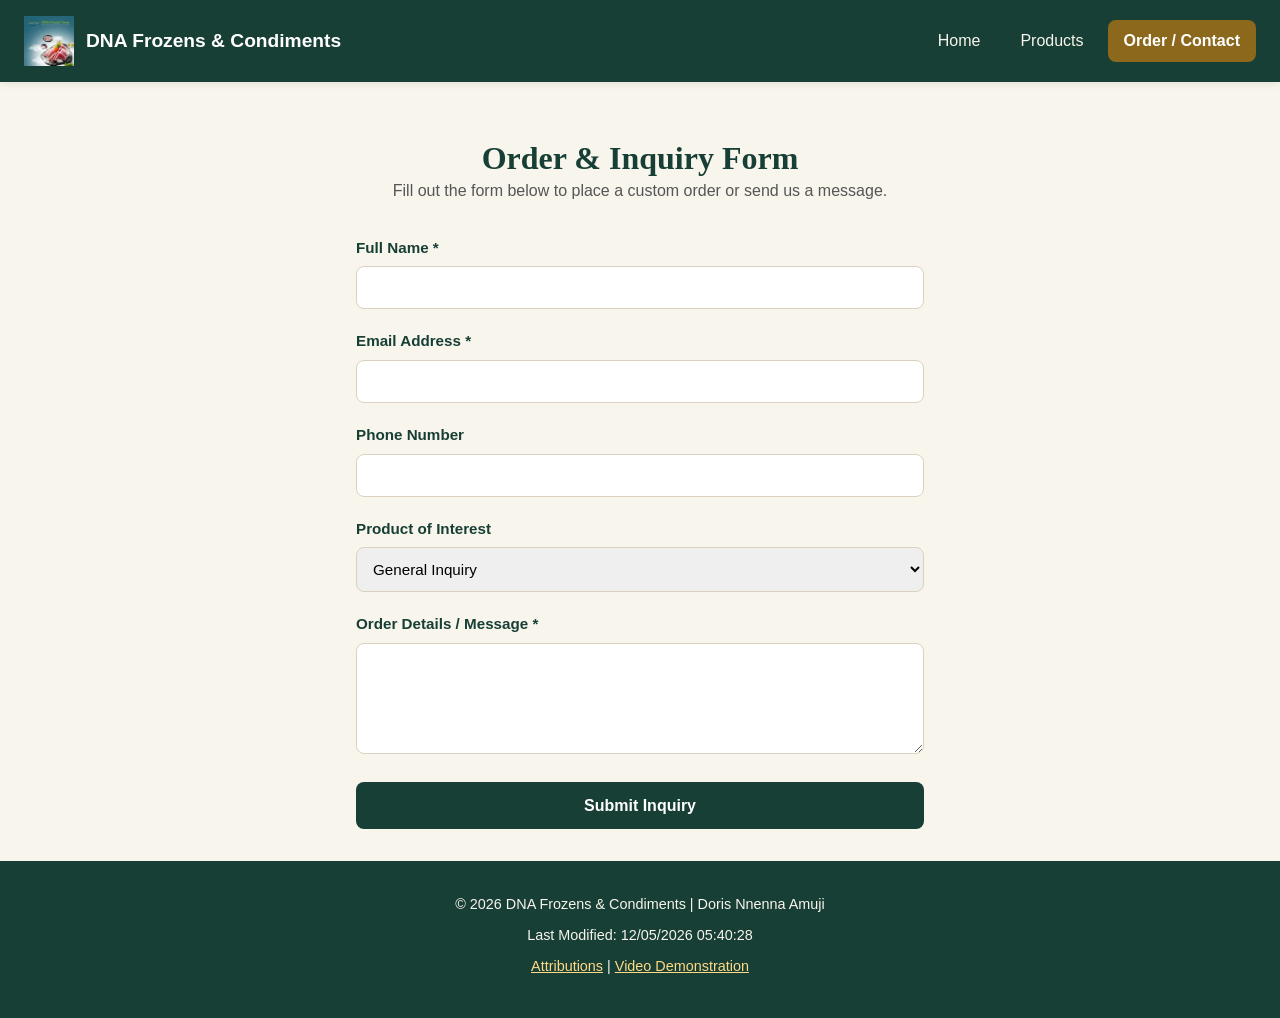
<file: final/contact.html>
<!DOCTYPE html>
<html lang="en">

<head>
    <meta charset="UTF-8">
    <meta name="viewport" content="width=device-width, initial-scale=1.0">
    <title>Order & Inquiry | DNA Frozens & Condiments</title>
    <meta name="description" content="Place an order or submit an inquiry directly to DNA Frozens & Condiments.">
    <meta name="author" content="Doris Nnenna Amuji">

    <meta property="og:title" content="DNA Frozens & Condiments - Quality Frozen Foods">
    <meta property="og:description"
        content="Discover premium frozen foods, fresh spices, and quality condiments delivered right to your doorstep. Browse our fresh catalog today!">
    <meta property="og:image" content="https://dorisnnenna.github.io/wdd231/final/images/logo.webp">
    <meta property="og:url" content="https://dorisnnenna.github.io/wdd231/final/contact.html">

    <link rel="preconnect" href="https://fonts.googleapis.com">
    <link rel="preconnect" href="https://fonts.gstatic.com" crossorigin>
    <link
        href="https://fonts.googleapis.com/css2?family=Inter:ital,opsz,wght@0,14..32,100..900;1,14..32,100..900&family=Roboto+Serif:ital,opsz,wght@0,8..144,100..900;1,8..144,100..900&family=Roboto:ital,wght@0,100..900;1,100..900&display=swap"
        rel="stylesheet">

    <link rel="icon" href="favicon.ico" type="image/x-icon">
    <link rel="stylesheet" href="styles/base.css">
    <link rel="stylesheet" href="styles/layout.css">
    <link rel="stylesheet" href="styles/components.css">

    <script type="module" src="scripts/main.js"></script>
</head>

<body>
    <header>
        <div class="logo-container">
            <img src="images/logo.webp" alt="DNA Frozens Logo" width="40" height="40">
            <span class="brand-title">DNA Frozens & Condiments</span>
        </div>
        <button id="menu-btn" aria-label="Toggle Navigation">&#9776;</button>
        <nav>
            <ul>
                <li><a href="index.html">Home</a></li>
                <li><a href="products.html">Products</a></li>
                <li><a href="contact.html">Order / Contact</a></li>
            </ul>
        </nav>
    </header>

    <main class="contact-main">
        <h1 class="main-heading">Order & Inquiry Form</h1>
        <p class="contact-subtext">Fill out the form below to place a custom order or send us a message.</p>

        <form action="submit.html" method="get" class="contact-form-box">
            <div class="form-group">
                <label for="fullname">Full Name *</label>
                <input type="text" id="fullname" name="fullname" required>
            </div>

            <div class="form-group">
                <label for="email">Email Address *</label>
                <input type="email" id="email" name="email" required>
            </div>

            <div class="form-group">
                <label for="phone">Phone Number</label>
                <input type="tel" id="phone" name="phone">
            </div>

            <div class="form-group">
                <label for="product">Product of Interest</label>
                <select id="product" name="product">
                    <option value="General Inquiry">General Inquiry</option>
                    <option value="Frozen Chicken Breasts">Frozen Chicken Breasts</option>
                    <option value="Smoked Fish Fillets">Smoked Fish Fillets</option>
                    <option value="Organic Tomato Paste">Organic Tomato Paste</option>
                    <option value="Artisanal Hot Pepper Sauce">Artisanal Hot Pepper Sauce</option>
                    <option value="Frozen Tiger Prawns">Frozen Tiger Prawns</option>
                </select>
            </div>

            <div class="form-group">
                <label for="comments">Order Details / Message *</label>
                <textarea id="comments" name="comments" rows="5" required></textarea>
            </div>

            <button type="submit" class="submit-btn">Submit Inquiry</button>
        </form>
    </main>

    <footer>
        <p>&copy; <span id="year"></span> DNA Frozens & Condiments | Doris Nnenna Amuji</p>
        <p class="footer-modified">Last Modified: <span id="last-modified"></span></p>
        <p class="footer-links">
            <a href="attributions.html">Attributions</a> |
            <a href="https://www.youtube.com/watch?v=BUa4QylPRnk" target="_blank" rel="noopener">Video Demonstration</a>
        </p>
    </footer>
</body>

</html>
</file>
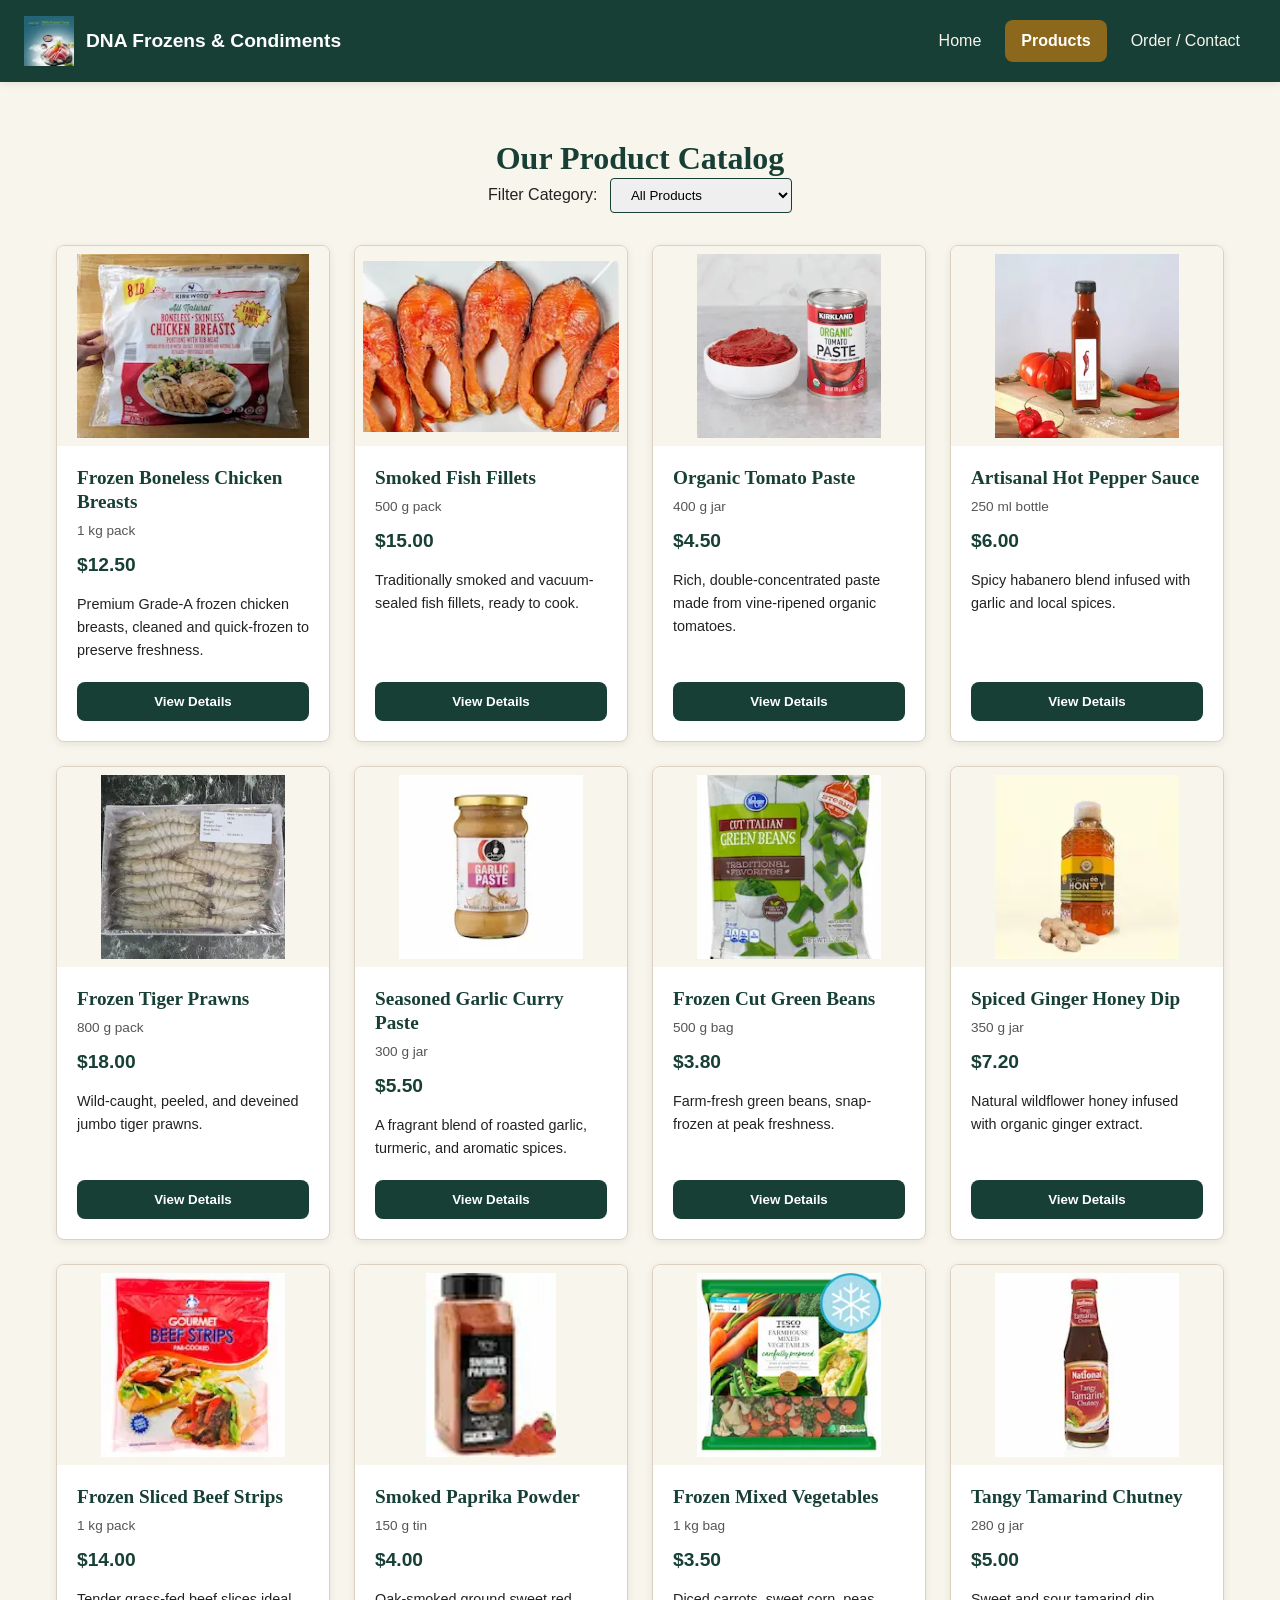
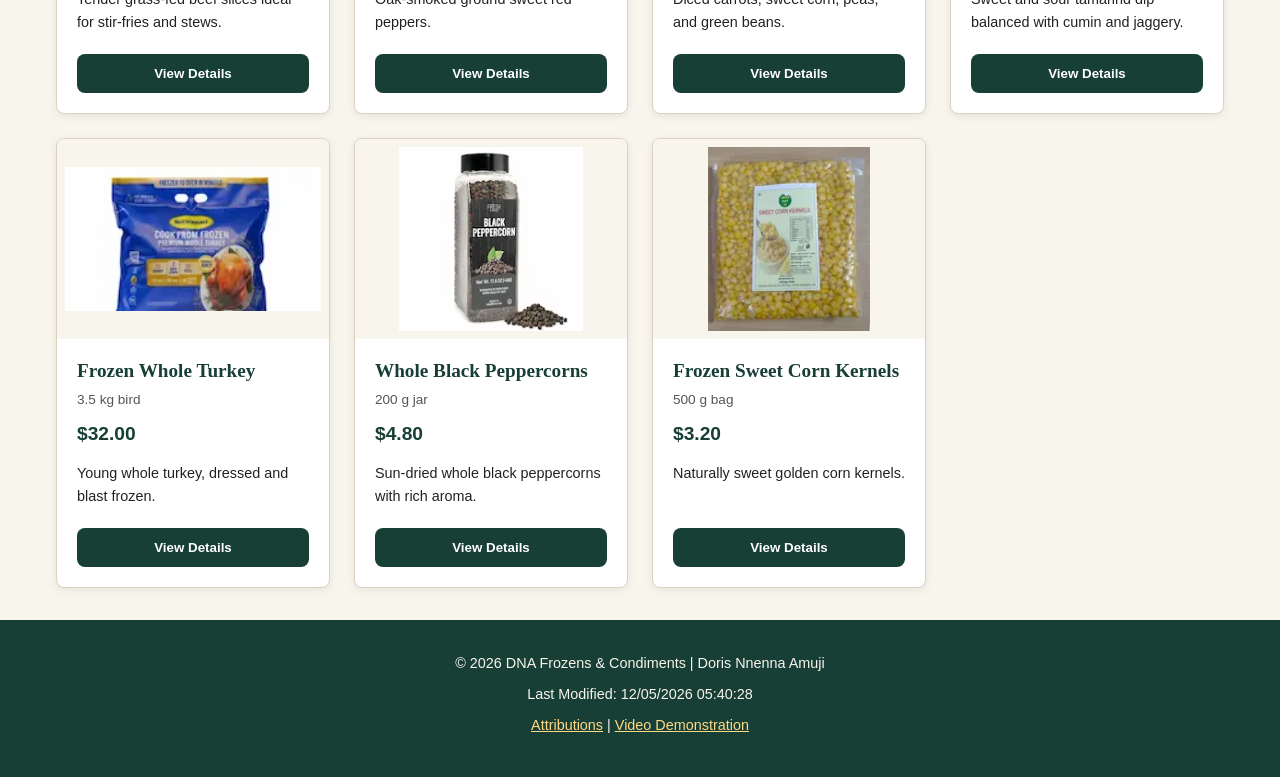
<file: final/products.html>
<!DOCTYPE html>
<html lang="en">

<head>
    <meta charset="UTF-8">
    <meta name="viewport" content="width=device-width, initial-scale=1.0">
    <title>Product Catalog | DNA Frozens & Condiments</title>
    <meta name="description"
        content="Browse our selection of quality frozen poultry, seafood, meats, and handcrafted condiment pastes.">
    <meta name="author" content="Doris Nnenna Amuji">

    <meta property="og:title" content="DNA Frozens & Condiments - Quality Frozen Foods">
    <meta property="og:description"
        content="Discover premium frozen foods, fresh spices, and quality condiments delivered right to your doorstep. Browse our fresh catalog today!">
    <meta property="og:image" content="https://dorisnnenna.github.io/wdd231/final/images/logo.webp">
    <meta property="og:url" content="https://dorisnnenna.github.io/wdd231/final/products.html">

    <link rel="preconnect" href="https://fonts.googleapis.com">
    <link rel="preconnect" href="https://fonts.gstatic.com" crossorigin>
    <link
        href="https://fonts.googleapis.com/css2?family=Inter:ital,opsz,wght@0,14..32,100..900;1,14..32,100..900&family=Roboto+Serif:ital,opsz,wght@0,8..144,100..900;1,8..144,100..900&family=Roboto:ital,wght@0,100..900;1,100..900&display=swap"
        rel="stylesheet">

    <link rel="icon" href="favicon.ico" type="image/x-icon">
    <link rel="stylesheet" href="styles/base.css">
    <link rel="stylesheet" href="styles/layout.css">
    <link rel="stylesheet" href="styles/components.css">

    <script type="module" src="scripts/main.js"></script>
</head>

<body>
    <header>
        <div class="logo-container">
            <img src="images/logo.webp" alt="DNA Frozens Logo" width="40" height="40">
            <span class="brand-title">DNA Frozens & Condiments</span>
        </div>
        <button id="menu-btn" aria-label="Toggle Navigation">&#9776;</button>
        <nav>
            <ul>
                <li><a href="index.html">Home</a></li>
                <li><a href="products.html">Products</a></li>
                <li><a href="contact.html">Order / Contact</a></li>
            </ul>
        </nav>
    </header>

    <main class="products-main">
        <h1 class="main-heading">Our Product Catalog</h1>

        <!-- Category Filter -->
        <div class="filter-wrapper">
            <label for="category-filter" class="filter-label">Filter Category:</label>
            <select id="category-filter" class="filter-select">
                <option value="all">All Products</option>
                <option value="frozen">Frozen Foods</option>
                <option value="condiment">Condiments & Spices</option>
            </select>
        </div>

        <!-- Container for dynamic product cards -->
        <div id="product-grid" class="product-grid">
            <!-- Dynamic content from products.json will be loaded here -->
        </div>

        <!-- Modal Dialog for Product Details -->
        <dialog id="product-modal" class="product-dialog">
            <div id="modal-details"></div>
            <button id="close-modal" class="modal-close-btn">Close</button>
        </dialog>
    </main>

    <footer>
        <p>&copy; <span id="year"></span> DNA Frozens & Condiments | Doris Nnenna Amuji</p>
        <p class="footer-modified">Last Modified: <span id="last-modified"></span></p>
        <p class="footer-links">
            <a href="attributions.html">Attributions</a> |
            <a href="https://www.youtube.com/watch?v=BUa4QylPRnk" target="_blank" rel="noopener">Video Demonstration</a>
        </p>
    </footer>
</body>

</html>
</file>
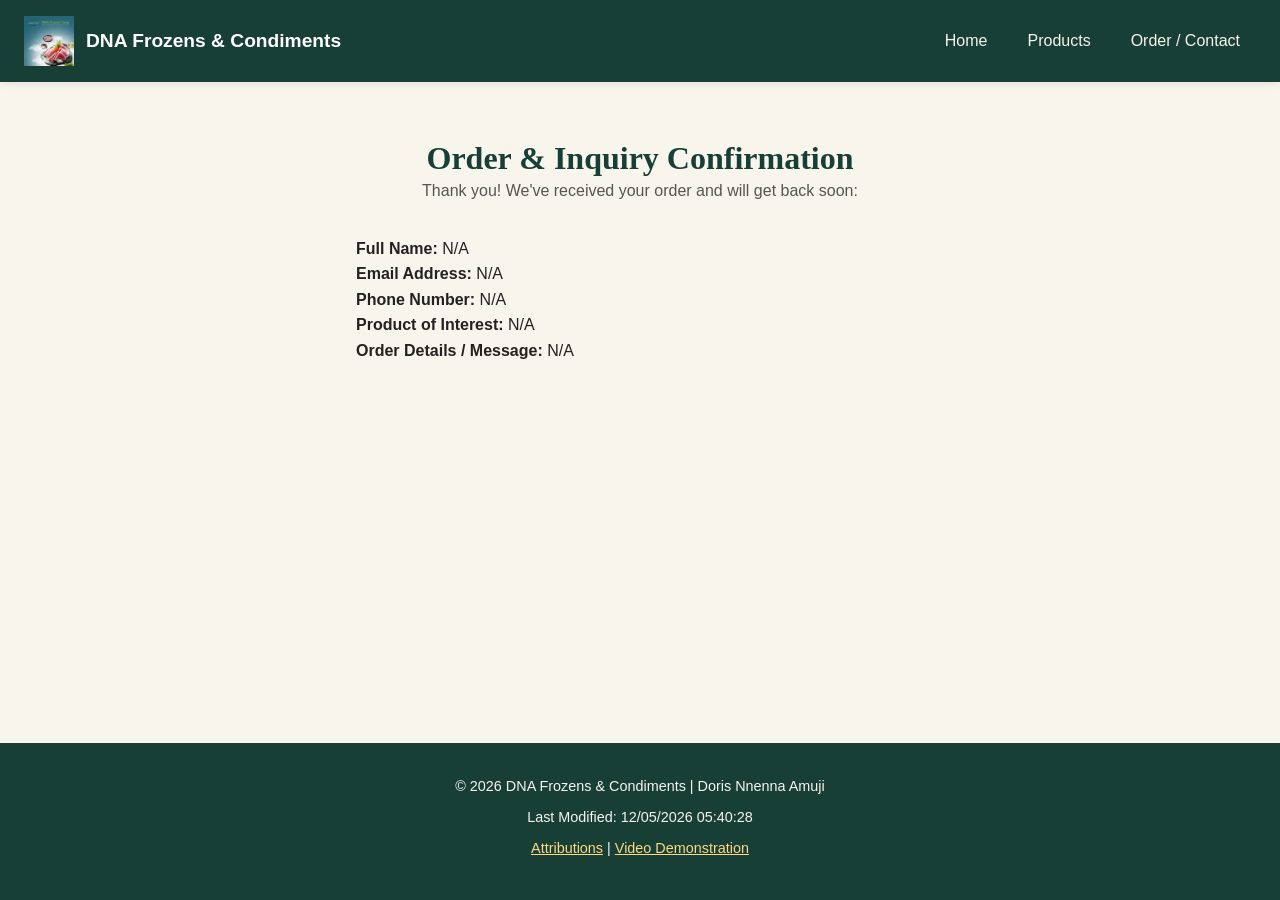
<file: final/submit.html>
<!DOCTYPE html>
<html lang="en">

<head>
    <meta charset="UTF-8">
    <meta name="viewport" content="width=device-width, initial-scale=1.0">
    <title>Order Submitted | DNA Frozens & Condiments</title>
    <meta name="description" content="View your submitted order and inquiry details for DNA Frozens & Condiments.">
    <meta name="author" content="Doris Nnenna Amuji">

    <meta property="og:title" content="Order Submitted - DNA Frozens & Condiments">
    <meta property="og:description"
        content="Thank you for submitting your order or inquiry to DNA Frozens & Condiments.">
    <meta property="og:image" content="https://dorisnnenna.github.io/wdd231/final/images/logo.webp">
    <meta property="og:url" content="https://dorisnnenna.github.io/wdd231/final/submit.html">

    <link rel="preconnect" href="https://fonts.googleapis.com">
    <link rel="preconnect" href="https://fonts.gstatic.com" crossorigin>
    <link
        href="https://fonts.googleapis.com/css2?family=Inter:ital,opsz,wght@0,14..32,100..900;1,14..32,100..900&family=Roboto+Serif:ital,opsz,wght@0,8..144,100..900;1,8..144,100..900&family=Roboto:ital,wght@0,100..900;1,100..900&display=swap"
        rel="stylesheet">

    <link rel="icon" href="favicon.ico" type="image/x-icon">
    <link rel="stylesheet" href="styles/base.css">
    <link rel="stylesheet" href="styles/layout.css">
    <link rel="stylesheet" href="styles/components.css">

    <script type="module" src="scripts/main.js"></script>
</head>

<body>
    <header>
        <div class="logo-container">
            <img src="images/logo.webp" alt="DNA Frozens Logo" width="40" height="40">
            <span class="brand-title">DNA Frozens & Condiments</span>
        </div>
        <button id="menu-btn" aria-label="Toggle Navigation">&#9776;</button>
        <nav>
            <ul>
                <li><a href="index.html">Home</a></li>
                <li><a href="products.html">Products</a></li>
                <li><a href="contact.html">Order / Contact</a></li>
            </ul>
        </nav>
    </header>

    <main class="contact-main">
        <h1 class="main-heading">Order & Inquiry Confirmation</h1>
        <p class="contact-subtext">Thank you! We've received your order and will get back soon:</p>

        <div class="contact-form-box" id="order-results">
            <p><strong>Full Name:</strong> <span id="display-name">N/A</span></p>
            <p><strong>Email Address:</strong> <span id="display-email">N/A</span></p>
            <p><strong>Phone Number:</strong> <span id="display-phone">N/A</span></p>
            <p><strong>Product of Interest:</strong> <span id="display-product">N/A</span></p>
            <p><strong>Order Details / Message:</strong> <span id="display-comments">N/A</span></p>
        </div>
    </main>

    <footer>
        <p>&copy; <span id="year"></span> DNA Frozens & Condiments | Doris Nnenna Amuji</p>
        <p class="footer-modified">Last Modified: <span id="last-modified"></span></p>
        <p class="footer-links">
            <a href="attributions.html">Attributions</a> |
            <a href="https://www.youtube.com/watch?v=BUa4QylPRnk" target="_blank" rel="noopener">Video Demonstration</a>
        </p>
    </footer>
</body>

</html>
</file>
<file: styles/small.css>
* {
    box-sizing: border-box;
}

body {
    margin: 0;
    font-family: Arial, Helvetica, sans-serif;
    line-height: 1.5;
    color: black;
    background-color: goldenrod;
}

img {
    max-width: 100%;
    height: auto;
    display: block;
}

a {
    color: inherit;
}

header {
    background-color: blueviolet;
    color: black;
    padding: 1rem;
}

.header-content {
    display: flex;
    align-items: center;
    justify-content: space-between;
    gap: 1rem;
}

.header-content img {
    width: 50px;
    height: 50px;
}

.header-content span {
    flex: 1;
    font-size: 1.2rem;
    font-weight: bold;
    color: #ffffff;
}

#menu-button {
    border: none;
    background: none;
    color: beige;
    font-size: 2rem;
    cursor: pointer;
    padding: 0.25rem;
}

nav {
    display: none;
    background-color: darkslategray;
}

nav.open {
    display: flex;
    flex-direction: column;
}

nav a {
    color: beige;
    text-decoration: none;
    padding: 0.9rem 1rem;
    text-align: center;
    border-bottom: 1px solid brown;
}

main {
    max-width: 1200px;
    margin: 0 auto;
    padding: 1rem;
}

h1 {
    margin-top: 0;
    font-size: 2rem;
}

section {
    background-color: white;
    margin-bottom: 1rem;
    border: 1px solid #ddd;
}

section h2 {
    margin: 0;
    padding: 0.75rem 1rem;
    background-color: #e5e7eb;
    font-size: 1.25rem;
}

section p {
    padding: 0 1rem;
}

section>img {
    width: 100%;
    padding: 1rem;
}

/* Course Buttons */

.course-buttons {
    display: grid;
    grid-template-columns: 1fr;
    gap: 0.5rem;
    padding: 1rem;
}

.course-buttons button {
    padding: 0.75rem;
    border: none;
    background-color: #1f2937;
    color: beige;
    font-size: 1rem;
    cursor: pointer;
    border-radius: 4px;
}

.course-buttons button:hover {
    background-color: #374151;
}

/* Course Container */

#course-container {
    display: grid;
    grid-template-columns: 1fr;
    gap: 0.75rem;
    padding: 0 1rem 1rem;
}

.course-card {
    border: 1px solid #ccc;
    padding: 1rem;
    text-align: center;
    background-color: #f9fafb;
}


.course-card.completed {
    border: 2px solid #1f2937;
    background-color: #e5e7eb;
}

.course-card.completed::after {
    content: "Completed";
    display: block;
    margin-top: 0.5rem;
    font-weight: bold;
}

.course-card h3 {
    margin-top: 0;
}

#credits {
    font-weight: bold;
    text-align: center;
    padding-bottom: 1rem;
}

/* Footer */

footer {
    background-color: #1f2937;
    color: beige;
    text-align: center;
    padding: 1.5rem 1rem;
}

.social-links {
    display: flex;
    justify-content: center;
    gap: 1rem;
    margin-bottom: 1rem;
}

.social-links a {
    display: block;
}

.social-links img {
    width: 40px;
    height: 40px;
}

footer p {
    margin: 0.5rem 0;
}

#lastModified {
    font-size: 0.9rem;
}
</file>
<file: styles/larger.css>
@media screen and (min-width: 768px) {
    header {
        padding: 1.5rem 2rem;
    }

    .header-content {
        max-width: 1200px;
        margin: 0 auto;
    }

    .header-content img {
        width: 60px;
        height: 60px;
    }

    .header-content span {
        font-size: 1.5rem;
    }

    #menu-button {
        display: none;
    }

    nav {
        display: flex;
        justify-content: center;
        gap: 2rem;
        padding: 0.75rem;
    }

    nav a {
        border: none;
        padding: 0.75rem 1.5rem;
    }

    main {
        padding: 2rem;
    }

    main h1 {
        font-size: 2.5rem;
    }


    main section:nth-of-type(1) main section:nth-of-type(2) {
        min-height: 250px;
    }

    .course-buttons {
        grid-template-columns: repeat(3, 1fr);
        gap: 1rem;
    }

    footer {
        padding: 2rem;
    }

    .social-links {
        gap: 1.5rem
    }

    .social-links img {
        width: 45px;
        height: 45px;
    }
}


/* Very Large Screens  */

@media screen and (min-width: 1000px) {
    #course-container {
        grid-template-columns: repeat(3, 1fr);
    }
}
</file>
<file: chamber/styles/small.css>
* {
    box-sizing: border-box;
}

body {
    margin: 0;
    font-family: "Inter", Arial, sans-serif;
    color: #222222;
    background-color: #f5f7f9;
    line-height: 1.5;
}

img {
    max-width: 100%;
    height: auto;
    display: block;
}

a {
    color: inherit;
}

/* styling of Header */

header {
    background-color: #17324d;
    color: white;
}

.header-content {
    display: flex;
    align-items: center;
    gap: 0.75rem;
    padding: 1rem;
}

.header-content>img {
    width: 55px;
    height: 55px;
}

.site-name {
    display: flex;
    flex-direction: column;
    flex: 1;
}

.site-name span:first-child {
    font-size: 1.15rem;
    font-weight: 700;
}

.site-name span:last-child {
    font-size: 0.9rem;
}

#theme-button,
#menu-button {
    border: none;
    background: transparent;
    color: white;
    cursor: pointer;
    font-size: 1.7rem;
    padding: 0.25rem;
}

#menu-button {
    font-size: 2rem;
}

/* Navigation styling */

nav {
    display: none;
    flex-direction: column;
    background-color: #17324d;
}

nav.open {
    display: flex;
}

nav a {
    color: white;
    text-decoration: none;
    padding: 0.75rem 1rem;
    text-align: center;
    border-top: 1px solid rgba(255, 255, 255, 0.2);
}

nav a:hover,
nav a.active {
    background-color: #c69214;
    color: #222222;
}

/* Main */

main {
    max-width: 1200px;
    margin: 0 auto;
    padding: 1.5rem 1rem;
}

h1 {
    margin-top: 0;
    text-align: center;
    color: #17324d;
    font-size: 2rem;
}

/* styling for Grid/List Button */

.view-buttons {
    display: flex;
    justify-content: center;
    gap: 0.75rem;
    margin-bottom: 1.5rem;
}

.view-buttons button {
    border: 1px solid #17324d;
    background-color: white;
    color: #17324d;
    padding: 0.6rem 1.5rem;
    font-family: inherit;
    font-weight: 600;
    cursor: pointer;
    border-radius: 4px;
}

.view-buttons button:hover {
    background-color: #c69214;
    color: #222222;
}

/* styling for Member Directory*/

#member-directory {
    display: grid;
    grid-template-columns: 1fr;
    gap: 1rem;
}

.member-card {
    background-color: white;
    border: 1px solid #d5d9dd;
    padding: 1rem;
    text-align: center;
}

.member-card h2 {
    margin: 0;
    color: #17324d;
    font-size: 1.25rem;
}

.member-card .tagline {
    margin: 0.5rem 0;
    font-size: 0.9rem;
}

.member-card hr {
    border: 0;
    border-top: 1px solid #d5d9dd;
    margin: 1rem 0;
}

.member-details {
    display: grid;
    grid-template-columns: 100px 1fr;
    gap: 1rem;
    align-items: center;
    text-align: left;
}

.member-details img {
    width: 100px;
    height: 80px;
    object-fit: contain;
}

.member-details p {
    margin: 0.35rem 0;
    font-size: 0.85rem;
}

.member-details a {
    color: #17324d;
    font-weight: 600;
}

/* List View styling */

#member-directory.list-view {
    display: flex;
    flex-direction: column;
    gap: 0;
}

#member-directory.list-view .member-card {
    display: grid;
    grid-template-columns: 1fr;
    text-align: left;
    border-bottom: none;
}

#member-directory.list-view .member-card:last-child {
    border-bottom: 1px solid #d5d9dd;
}

#member-directory.list-view img {
    display: none;
}

#member-directory.list-view .member-details {
    grid-template-columns: 1fr;
}

/* Footer styling */

footer {
    background-color: #17324d;
    color: white;
    padding: 2rem 1rem;
    text-align: center;
}

.footer-contact h2 {
    margin-top: 0;
    font-size: 1.2rem;
}

.footer-contact p {
    margin: 0.25rem 0;
}

.social-links {
    display: flex;
    justify-content: center;
    gap: 1rem;
    margin: 1.5rem 0;
}

.social-links a {
    color: white;
    text-decoration: none;
}

.social-links a:hover {
    color: #c69214;
}

.footer-info p {
    margin: 0.35rem 0;
    font-size: 0.9rem;
}

/* ==============================
HOME PAGE
============================== */


.hero {
    position: relative;
    margin-bottom: 2rem;
    overflow: hidden;
}

.hero img {
    width: 100%;
    height: auto;
    display: block;
}

.hero-content {
    position: absolute;
    top: 50%;
    left: 50%;
    transform: translate(-50%, -50%);
    width: 90%;
    text-align: center;
    color: white;
    background-color: rgba(23, 50, 77, 0.82);
    padding: 1.5rem 1rem;
}

.hero-content h1 {
    color: white;
    font-size: 1.6rem;
    margin: 0 0 0.75rem;
}

.hero-content p {
    margin: 0 0 1rem;
}

.hero-button {
    display: inline-block;
    background-color: #c69214;
    color: #222222;
    text-decoration: none;
    font-weight: 700;
    padding: 0.75rem 1.25rem;
    border-radius: 4px;
}

.hero-button:hover {
    background-color: white;
    color: #17324d;
}


.home-section {
    margin-bottom: 2rem;
}

.home-section h2 {
    color: #17324d;
    text-align: center;
    margin-bottom: 1rem;
}


.events-container {
    display: grid;
    grid-template-columns: 1fr;
    gap: 1rem;
}

.event-card {
    background-color: white;
    border: 1px solid #d5d9dd;
    padding: 1rem;
}

.event-card h3 {
    color: #17324d;
    margin-top: 0;
}

.event-card p {
    margin: 0.5rem 0;
}


.weather-section {
    background-color: white;
    border: 1px solid #d5d9dd;
    padding: 1.5rem;
}

#weather-current {
    text-align: center;
    margin-bottom: 1.5rem;
}

#weather-current p {
    margin: 0.4rem 0;
}

.weather-temperature {
    font-size: 2rem;
    font-weight: 700;
    color: #17324d;
}

.weather-description {
    text-transform: capitalize;
}

#weather-forecast {
    display: grid;
    grid-template-columns: 1fr;
    gap: 0.75rem;
}

.forecast-card {
    border-top: 1px solid #d5d9dd;
    padding: 0.75rem;
    text-align: center;
}

.forecast-card h4 {
    color: #17324d;
    margin: 0 0 0.5rem;
}

.forecast-card p {
    margin: 0.25rem 0;
}

#spotlight-container {
    display: grid;
    grid-template-columns: 1fr;
    gap: 1rem;
}

.spotlight-card {
    background-color: white;
    border: 1px solid #d5d9dd;
    padding: 1.25rem;
    text-align: center;
}

.spotlight-card img {
    width: 120px;
    height: 80px;
    object-fit: contain;
    margin: 0 auto 1rem;
}

.spotlight-card h3 {
    color: #17324d;
    margin: 0 0 0.5rem;
}

.spotlight-card p {
    margin: 0.35rem 0;
    font-size: 0.9rem;
}

.spotlight-card a {
    color: #17324d;
    font-weight: 600;
}

.membership-level {
    display: inline-block;
    background-color: #c69214;
    color: #222222;
    font-weight: 700;
    padding: 0.3rem 0.6rem;
    margin: 0.5rem 0;
    border-radius: 3px;
}

/* Membership card animation */

.membership-card:nth-child(2) {
    animation-delay: 0.2s;
}

.membership-card:nth-child(3) {
    animation-delay: 0.4s;
}

.membership-card:nth-child(4) {
    animation-delay: 0.6s;
}

@keyframes cardEntrance {
    from {
        opacity: 0;
        transform: translateY(30px);
    }

    to {
        opacity: 1;
        transform: translateY(0);
    }
}


/* Join page */
.join-layout {
    display: grid;
    gap: 2rem;
    padding: 1rem;
}

.membership-form {
    display: flex;
    flex-direction: column;
    gap: 1rem;
}

.membership-form label {
    display: flex;
    flex-direction: column;
    gap: 0.4rem;
    font-weight: 600;
}

.membership-form input,
.membership-form select,
.membership-form textarea {
    padding: 0.75rem;
    font: inherit;
    border: 1px solid #777;
    border-radius: 5px;
}

.membership-form textarea {
    min-height: 120px;
    resize: vertical;
}

.membership-form input[type="submit"] {
    cursor: pointer;
    font-weight: 700;
}

.membership-cards {
    display: grid;
    gap: 1rem;
}

.membership-card {
    padding: 1.5rem;
    border: 1px solid #ccc;
    border-radius: 10px;
    text-align: center;
    animation: cardEntrance 1s ease-out both;
}

.membership-card h2 {
    margin-top: 0;
}

.modal-button {
    padding: 0.6rem 1rem;
    cursor: pointer;
    font: inherit;
}

dialog {
    max-width: 500px;
    border: none;
    border-radius: 10px;
    padding: 2rem;
}

dialog::backdrop {
    background: rgba(0, 0, 0, 0.6);
}

.close-modal {
    padding: 0.6rem 1rem;
    cursor: pointer;
}


/* Thank You page */
.thank-you {
    max-width: 800px;
    margin: 2rem auto;
    padding: 2rem;
    text-align: center;
}

.thank-you h1 {
    margin-bottom: 1rem;
}

#submitted-data {
    margin-top: 2rem;
    padding: 1.5rem;
    border: 1px solid #ccc;
    border-radius: 10px;
    text-align: left;
}

#submitted-data h2 {
    margin-top: 0;
}

#submitted-data p {
    margin: 0.75rem 0;
}


/* Discover page */
.discover-layout {
    padding: 1rem;
}

.visitor-message {
    margin-bottom: 1.5rem;
    padding: 1rem;
    text-align: center;
    font-weight: 600;
}

#discover-cards {
    display: grid;
    gap: 1.5rem;
    grid-template-areas:
        "card1"
        "card2"
        "card3"
        "card4"
        "card5"
        "card6"
        "card7"
        "card8";
}

.discover-card {
    padding: 1rem;
    border: 1px solid #ccc;
    border-radius: 10px;
    background-color: white;
}

.discover-card:nth-child(1) {
    grid-area: card1;
}

.discover-card:nth-child(2) {
    grid-area: card2;
}

.discover-card:nth-child(3) {
    grid-area: card3;
}

.discover-card:nth-child(4) {
    grid-area: card4;
}

.discover-card:nth-child(5) {
    grid-area: card5;
}

.discover-card:nth-child(6) {
    grid-area: card6;
}

.discover-card:nth-child(7) {
    grid-area: card7;
}

.discover-card:nth-child(8) {
    grid-area: card8;
}

.discover-card h2 {
    margin-top: 0;
}

.discover-card figure {
    margin: 0;
}

.discover-card img {
    display: block;
    width: 100%;
    height: 200px;
    object-fit: cover;
}

.discover-card address {
    margin: 1rem 0;
    font-style: normal;
    font-weight: 600;
}

.discover-card p {
    line-height: 1.5;
}

.discover-card button {
    padding: 0.6rem 1rem;
    cursor: pointer;
    font: inherit;
}
</file>
<file: chamber/styles/larger.css>
/* Larger Screen Layout */

@media screen and (min-width: 700px) {

    /* Header */

    .header-content {
        max-width: 1200px;
        margin: 0 auto;
        padding: 1rem 2rem;
    }

    .header-content>img {
        width: 60px;
        height: 60px;
    }

    .site-name span:first-child {
        font-size: 1.3rem;
    }

    .site-name span:last-child {
        font-size: 1rem;
    }

    #menu-button {
        display: none;
    }

    /* Navigation */

    nav {
        display: flex;
        flex-direction: row;
        justify-content: flex-end;
        max-width: 1200px;
        margin: 0 auto;
        background-color: #17324d;
    }

    nav a {
        border-top: none;
        padding: 0.8rem 1.2rem;
    }

    /* Main */

    main {
        padding: 2rem;
    }

    h1 {
        font-size: 2.2rem;
        margin-bottom: 1.5rem;
    }

    /* View Buttons */

    .view-buttons {
        margin-bottom: 2rem;
    }

    /* Grid View */

    #member-directory.grid-view,
    #member-directory {
        grid-template-columns: repeat(3, 1fr);
        gap: 1.5rem;
    }

    .member-card {
        min-height: 250px;
    }

    /* List View */

    #member-directory.list-view {
        display: flex;
        flex-direction: column;
        gap: 0;
    }

    #member-directory.list-view .member-card {
        display: grid;
        grid-template-columns: 1fr;
        min-height: auto;
        text-align: left;
        border-bottom: none;
        padding: 1rem 1.5rem;
    }

    #member-directory.list-view .member-details {
        grid-template-columns: 120px 1fr;
    }

    /* Footer */

    footer {
        display: grid;
        grid-template-columns: 1fr 1fr 1fr;
        gap: 2rem;
        align-items: start;
        text-align: left;
        padding: 2rem;
    }

    .social-links {
        justify-content: center;
        margin: 0;
    }

    .footer-info {
        text-align: right;
    }
}

/* ==============================
Larger Screen Layout
============================== */

@media screen and (min-width: 700px) {

    /* Hero */

    .hero {
        margin-bottom: 3rem;
    }

    .hero-content {
        width: auto;
        max-width: 700px;
        padding: 2rem 3rem;
    }

    .hero-content h1 {
        font-size: 2.4rem;
    }

    .hero-content p {
        font-size: 1.1rem;
    }

    /* Home Sections */

    .home-section {
        margin-bottom: 3rem;
    }

    .home-section h2 {
        font-size: 1.8rem;
    }

    /* Events */

    .events-container {
        grid-template-columns: repeat(2, 1fr);
        gap: 1.5rem;
    }

    .event-card {
        padding: 1.5rem;
    }

    /* Weather */

    .weather-section {
        padding: 2rem;
    }

    #weather-forecast {
        grid-template-columns: repeat(3, 1fr);
        gap: 1rem;
    }

    .forecast-card {
        border-top: none;
        border-left: 1px solid #d5d9dd;
        padding: 1rem;
    }

    .forecast-card:first-child {
        border-left: none;
    }

    /* Member Spotlights */

    #spotlight-container {
        grid-template-columns: repeat(3, 1fr);
        gap: 1.5rem;
    }

    .spotlight-card {
        padding: 1.5rem;
    }

}

/* Join page - larger screens */
@media screen and (min-width: 700px) {

    .join-layout {
        grid-template-columns: 2fr 1fr;
        align-items: start;
        max-width: 1200px;
        margin: 0 auto;
    }

    .membership-cards {
        grid-template-columns: 1fr;
    }

}


/* Discover page - medium screens */
@media screen and (min-width: 641px) and (max-width: 1024px) {

    #discover-cards {
        grid-template-columns: repeat(3, 1fr);
        grid-template-areas:
            "card1 card1 card2"
            "card3 card4 card2"
            "card5 card6 card7"
            "card8 card8 card7";
    }

}

/* Discover page - large screens */
@media screen and (min-width: 1025px) {

    #discover-cards {
        grid-template-columns: repeat(4, 1fr);
        grid-template-areas:
            "card1 card2 card2 card3"
            "card1 card4 card5 card3"
            "card6 card4 card7 card8"
            "card6 card4 card7 card8";
    }

}

/* Discover page - image hover effect */
@media screen and (min-width: 641px) {

    .discover-card img {
        transition: transform 0.3s ease, filter 0.3s ease;
    }

    .discover-card img:hover {
        transform: scale(1.05);
        filter: brightness(1.1);
    }

}
</file>
<file: final/styles/base.css>
:root {
    /* Brand Palette from Site Plan */
    --color-primary: #173f35;
    /* Deep Green */
    --color-primary-dark: #0f2b24;
    --color-bg: #f8f5ed;
    /* Cream */
    --color-accent: #8c681d;
    /* High-contrast Gold (meets AA contrast against cream/white) */
    --color-text: #222222;
    --color-text-muted: #555555;
    --color-white: #ffffff;
    --color-border: #dcd0c0;

    --font-heading: 'Playfair Display', Georgia, serif;
    --font-body: 'Poppins', -apple-system, BlinkMacSystemFont, sans-serif;

    --max-width: 1200px;
    --shadow-sm: 0 2px 8px rgba(0, 0, 0, 0.08);
    --shadow-md: 0 4px 12px rgba(0, 0, 0, 0.12);
    --radius: 8px;
    --transition: all 0.3s ease;
}

*,
*::before,
*::after {
    box-sizing: border-box;
    margin: 0;
    padding: 0;
}

html {
    scroll-behavior: smooth;
}

body {
    font-family: var(--font-body);
    background-color: var(--color-bg);
    color: var(--color-text);
    line-height: 1.6;
    min-height: 100vh;
    display: flex;
    flex-direction: column;
}

h1,
h2,
h3,
h4 {
    font-family: var(--font-heading);
    color: var(--color-primary);
    line-height: 1.25;
}

a {
    color: var(--color-primary);
    text-decoration: none;
    transition: var(--transition);
}

img {
    max-width: 100%;
    height: auto;
    display: block;
}

main {
    flex: 1;
    width: 100%;
    max-width: var(--max-width);
    margin: 0 auto;
    padding: 2rem 1rem;
}
</file>
<file: final/styles/layout.css>
/* Header & Navigation */
header {
    background-color: var(--color-primary);
    color: var(--color-white);
    padding: 1rem 1.5rem;
    position: sticky;
    top: 0;
    z-index: 1000;
    box-shadow: var(--shadow-sm);
    display: flex;
    justify-content: space-between;
    align-items: center;
}

.logo-container {
    display: flex;
    align-items: center;
    gap: 0.75rem;
}

.logo-container img {
    width: 50px;
    height: 50px;
    object-fit: contain;
    flex-shrink: 0;
}

.logo-container h1 {
    color: var(--color-bg);
    font-size: 1.35rem;
    font-weight: 700;
    letter-spacing: 0.5px;
    margin: 0;
}

/* Hamburger Menu Button */
#menu-btn {
    background: none;
    border: none;
    color: var(--color-bg);
    font-size: 2rem;
    cursor: pointer;
    padding: 0.2rem;
    line-height: 1;
    display: block;
}

#menu-btn:focus-visible {
    outline: 2px solid var(--color-accent);
}

/* Navigation Drawer (Mobile) */
nav {
    display: none;
    position: absolute;
    top: 100%;
    left: 0;
    width: 100%;
    background-color: var(--color-primary-dark);
    box-shadow: var(--shadow-md);
}

nav.open {
    display: block;
}

nav ul {
    list-style: none;
    display: flex;
    flex-direction: column;
}

nav a {
    color: var(--color-bg);
    padding: 1rem 1.5rem;
    display: block;
    font-weight: 500;
    border-bottom: 1px solid rgba(255, 255, 255, 0.08);
}

nav a:hover,
nav a:focus {
    background-color: var(--color-accent);
    color: var(--color-white);
}

/* Wayfinding Active Link State */
nav a.active {
    background-color: var(--color-accent);
    color: var(--color-white);
    font-weight: 600;
}

/* Desktop Responsive Layout (Flex & Grid) */
@media (min-width: 768px) {
    #menu-btn {
        display: none;
    }

    nav {
        display: block;
        position: static;
        width: auto;
        background-color: transparent;
        box-shadow: none;
    }

    nav ul {
        flex-direction: row;
        gap: 0.5rem;
    }

    nav a {
        border-bottom: none;
        border-radius: var(--radius);
        padding: 0.5rem 1rem;
    }
}

/* Footer Styling */
footer {
    background-color: var(--color-primary);
    color: var(--color-bg);
    text-align: center;
    padding: 2rem 1rem;
    margin-top: auto;
    font-size: 0.9rem;
}

footer p {
    margin-bottom: 0.5rem;
}

footer .footer-modified,
footer .footer-links {
    margin-top: 0.5rem;
}

footer a,
footer .footer-links a {
    color: #ffd984;
    text-decoration: underline;
    font-weight: 500;
}

footer a:hover {
    color: var(--color-white);
}

/* Modal Dialog Layout & Backdrop */
dialog {
    margin: auto;
    padding: 2rem;
    border: 2px solid var(--color-accent);
    border-radius: var(--radius);
    max-width: 550px;
    width: 90%;
    background: var(--color-white);
    box-shadow: var(--shadow-md);
}

dialog::backdrop {
    background: rgba(15, 43, 36, 0.7);
    backdrop-filter: blur(2px);
}

/* Helper Classes */
.brand-title {
    font-size: 1.2rem;
    font-weight: bold;
}

.main-heading {
    text-align: center;
    margin-top: 1.5rem;
}

.visit-info {
    text-align: center;
    margin: 2rem 0;
}

/* Page Container Layouts */
.contact-main {
    padding: 2rem 1rem;
    max-width: 600px;
    margin: 0 auto;
}

.contact-subtext {
    text-align: center;
    margin-bottom: 2rem;
    color: #555;
}

.products-main {
    padding: 2rem 1rem;
    max-width: 1200px;
    margin: 0 auto;
}

.filter-wrapper {
    text-align: center;
    margin-bottom: 2rem;
}

.filter-label {
    font-weight: 500;
    margin-right: 0.5rem;
}

.filter-select {
    padding: 0.5rem 1rem;
    border-radius: 4px;
    border: 1px solid var(--color-primary);
}

.product-grid {
    display: grid;
    grid-template-columns: repeat(auto-fit, minmax(250px, 1fr));
    gap: 1.5rem;
}

.product-dialog {
    margin: auto;
    padding: 1.5rem;
    border: 2px solid #ffd984;
    border-radius: 8px;
    max-width: 500px;
    width: 90%;
}

.modal-close-btn {
    margin-top: 1rem;
    background-color: var(--color-primary);
    color: var(--color-bg);
    border: none;
    padding: 0.5rem 1rem;
    border-radius: 4px;
    cursor: pointer;
}
</file>
<file: final/styles/components.css>
/* Hero Section */
.hero {
    background: linear-gradient(135deg, var(--color-primary) 0%, var(--color-primary-dark) 100%);
    color: var(--color-bg);
    text-align: center;
    padding: 4rem 1.5rem;
    border-radius: var(--radius);
    margin-bottom: 2rem;
    box-shadow: var(--shadow-sm);
    display: flex;
    flex-direction: column;
    align-items: center;
    justify-content: center;
}

.hero h2 {
    color: var(--color-bg);
    background-color: transparent;
    font-size: clamp(1.8rem, 4vw, 2.8rem);
    margin-bottom: 1rem;
    text-align: center;
}

.hero p {
    font-size: 1.1rem;
    max-width: 650px;
    margin: 0 auto 2rem auto;
    opacity: 0.9;
    text-align: center;
}

/* Call to Action Button */
.cta-btn,
.hero-btn {
    display: inline-block;
    background-color: var(--color-accent);
    color: var(--color-white);
    padding: 0.85rem 1.75rem;
    font-size: 1rem;
    font-weight: 600;
    border-radius: var(--radius);
    box-shadow: var(--shadow-sm);
    text-decoration: none;
}

.cta-btn:hover,
.cta-btn:focus {
    background-color: #725416;
    transform: translateY(-2px);
}

/* Product Grid System */
.filter-container {
    display: flex;
    justify-content: center;
    align-items: center;
    gap: 0.75rem;
    margin-bottom: 2rem;
    flex-wrap: wrap;
}

.filter-container select {
    padding: 0.6rem 1.2rem;
    border-radius: var(--radius);
    border: 1px solid var(--color-primary);
    background-color: var(--color-white);
    font-family: var(--font-body);
    font-size: 0.95rem;
    color: var(--color-text);
    cursor: pointer;
}

.grid-container {
    display: grid;
    grid-template-columns: repeat(auto-fill, minmax(280px, 1fr));
    gap: 1.75rem;
}

/* Product Card */
.product-card {
    background: var(--color-white);
    border-radius: var(--radius);
    border: 1px solid var(--color-border);
    overflow: hidden;
    box-shadow: var(--shadow-sm);
    display: flex;
    flex-direction: column;
    justify-content: space-between;
    transition: var(--transition);
}

.product-card:hover {
    transform: translateY(-4px);
    box-shadow: var(--shadow-md);
}

.product-card img {
    width: 100%;
    height: 200px;
    object-fit: contain;
    /* Shows 100% of the image without cropping */
    background-color: #f8f5ed;
    /* Matches your cream background */
    padding: 0.5rem;
    /* Adds a little breathing room */
}

.product-card-body {
    padding: 1.25rem;
    display: flex;
    flex-direction: column;
    flex-grow: 1;
}

.product-card h3 {
    font-size: 1.2rem;
    margin-bottom: 0.4rem;
}

.product-card .unit {
    font-size: 0.85rem;
    color: var(--color-text-muted);
    margin-bottom: 0.5rem;
}

.product-card .price {
    font-size: 1.2rem;
    font-weight: 700;
    color: var(--color-primary);
    margin-bottom: 0.75rem;
}

.product-card .desc {
    font-size: 0.9rem;
    color: var(--color-text);
    margin-bottom: 1.25rem;
    flex-grow: 1;
}

.view-details-btn {
    background-color: var(--color-primary);
    color: var(--color-white);
    border: none;
    padding: 0.75rem 1rem;
    border-radius: var(--radius);
    font-family: var(--font-body);
    font-weight: 600;
    cursor: pointer;
    transition: var(--transition);
    width: 100%;
}

.view-details-btn:hover,
.view-details-btn:focus {
    background-color: var(--color-primary-dark);
}

/* Forms */
.order-form {
    background: var(--color-white);
    padding: 2rem;
    border-radius: var(--radius);
    border: 1px solid var(--color-border);
    box-shadow: var(--shadow-sm);
    display: flex;
    flex-direction: column;
    gap: 1.25rem;
}

.form-group {
    display: flex;
    flex-direction: column;
    gap: 0.4rem;
    margin-bottom: 1.25rem;
}

.form-group label {
    font-weight: 600;
    font-size: 0.95rem;
    color: var(--color-primary);
    margin-bottom: 0;
}

.form-group input,
.form-group select,
.form-group textarea {
    padding: 0.75rem;
    border: 1px solid var(--color-border);
    border-radius: var(--radius);
    font-family: var(--font-body);
    font-size: 0.95rem;
}

.form-group input:focus,
.form-group select:focus,
.form-group textarea:focus {
    outline: 2px solid var(--color-accent);
    border-color: transparent;
}

.submit-btn {
    background-color: var(--color-primary);
    color: var(--color-white);
    border: none;
    padding: 0.9rem;
    font-size: 1rem;
    font-weight: 600;
    border-radius: var(--radius);
    cursor: pointer;
    transition: var(--transition);
    width: 100%;
    margin-top: 0.5rem;
}

.submit-btn:hover,
.submit-btn:focus {
    background-color: var(--color-primary-dark);
}

/* Feature Grid for Home Page */
.features-grid {
    display: grid;
    grid-template-columns: repeat(auto-fit, minmax(250px, 1fr));
    gap: 1.5rem;
    margin: 2.5rem 0;
}

.feature-card {
    background: var(--color-white);
    padding: 1.75rem;
    border-radius: var(--radius);
    border-left: 4px solid var(--color-accent);
    box-shadow: var(--shadow-sm);
}

.feature-card h3 {
    margin-bottom: 0.5rem;
    font-size: 1.25rem;
}
</file>
